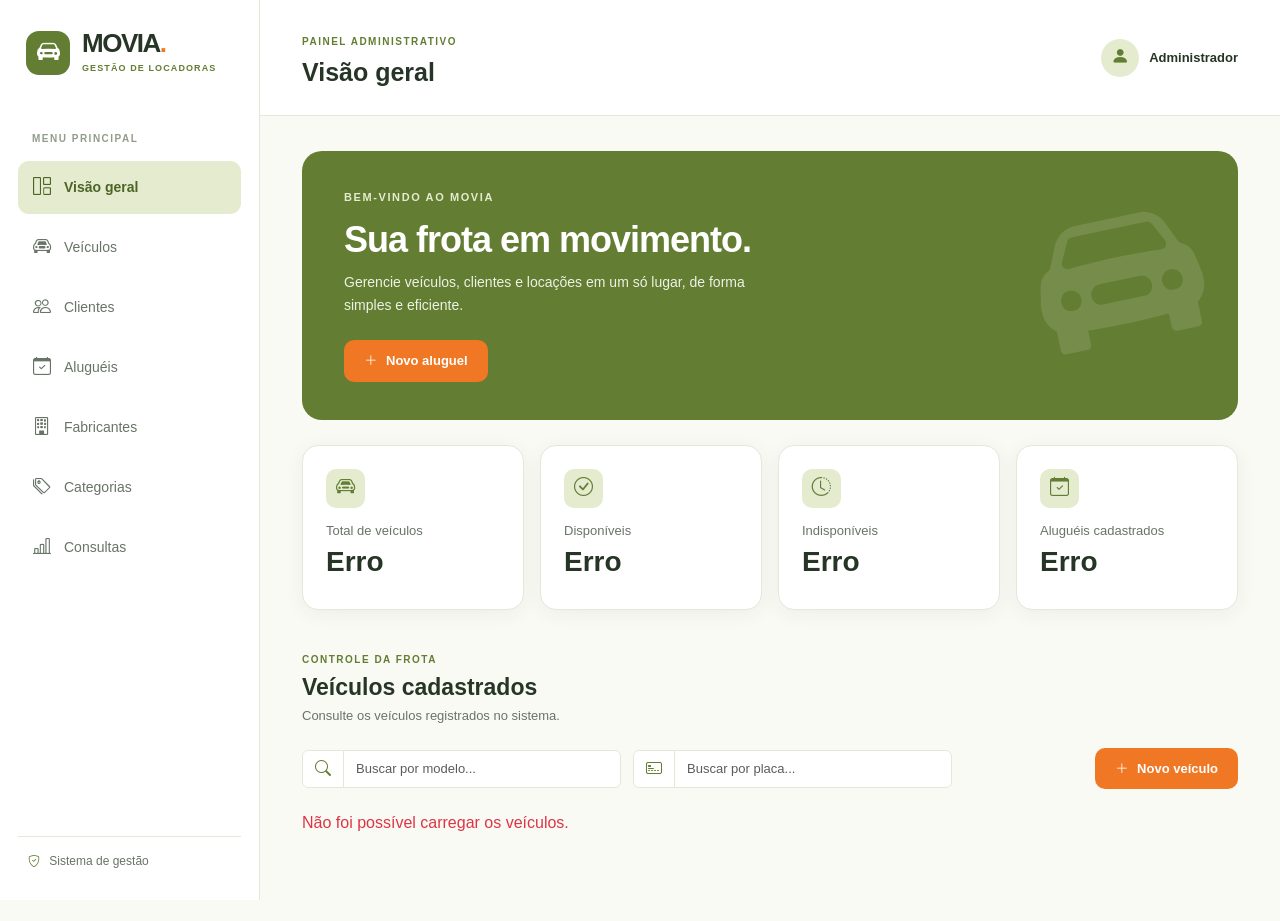
<file: frontend/index.html>
<!DOCTYPE html>
<html lang="pt-BR">

<head>
    <meta charset="UTF-8">
    <meta name="viewport" content="width=device-width, initial-scale=1.0">
    <title>MOVIA | Gestão de Locadoras</title>

    <link href="https://cdn.jsdelivr.net/npm/bootstrap@5.3.3/dist/css/bootstrap.min.css" rel="stylesheet">
    <link href="https://cdn.jsdelivr.net/npm/bootstrap-icons@1.11.3/font/bootstrap-icons.min.css" rel="stylesheet">
    <link rel="stylesheet" href="css/style.css">
</head>

<body>
    <div class="app-layout">

        <!-- Menu lateral -->
        <aside class="sidebar">
            <a href="index.html" class="sidebar-brand">
                <span class="brand-icon">
                    <i class="bi bi-car-front-fill"></i>
                </span>

                <span>
                    <strong>MOVIA<span class="marca-ponto">.</span></strong>
                    <small>GESTÃO DE LOCADORAS</small>
                </span>
            </a>

            <div class="sidebar-label">MENU PRINCIPAL</div>

            <nav class="sidebar-nav" aria-label="Navegação principal">
                <a href="index.html" class="nav-link active">
                    <i class="bi bi-grid-1x2"></i>
                    Visão geral
                </a>

                <a href="index.html#veiculos" class="nav-link">
                    <i class="bi bi-car-front"></i> Veículos
                </a>

                <a href="clientes.html" class="nav-link">
                    <i class="bi bi-people"></i>
                    Clientes
                </a>

                <a href="alugueis.html" class="nav-link">
                    <i class="bi bi-calendar-check"></i>
                    Aluguéis
                </a>

                <a href="fabricantes.html" class="nav-link">
                    <i class="bi bi-building"></i>
                    Fabricantes
                </a>

                <a href="categorias.html" class="nav-link">
                    <i class="bi bi-tags"></i>
                    Categorias
                </a>

                <a href="consultas.html" class="nav-link">
                    <i class="bi bi-bar-chart-line"></i> Consultas
                </a>
            </nav>

            <div class="sidebar-footer">
                <i class="bi bi-shield-check"></i>
                Sistema de gestão
            </div>
        </aside>

        <!-- Conteúdo principal -->
        <div class="main-content">

            <header class="topbar">
                <div>
                    <span class="topbar-eyebrow">PAINEL ADMINISTRATIVO</span>
                    <h1>Visão geral</h1>
                </div>

                <div class="topbar-profile">
                    <span class="profile-avatar">
                        <i class="bi bi-person-fill"></i>
                    </span>
                    <span>Administrador</span>
                </div>
            </header>

            <main id="inicio" class="dashboard-content">

                <!-- Boas-vindas -->
                <section class="welcome-banner">
                    <div>
                        <span class="welcome-eyebrow">BEM-VINDO AO MOVIA</span>
                        <h2>Sua frota em movimento.</h2>
                        <p>
                            Gerencie veículos, clientes e locações
                            em um só lugar, de forma simples e eficiente.
                        </p>

                        <a href="#alugueis" class="btn btn-laranja">
                            <i class="bi bi-plus-lg"></i>
                            Novo aluguel
                        </a>
                    </div>

                    <div class="welcome-decoration" aria-hidden="true">
                        <i class="bi bi-car-front-fill"></i>
                    </div>
                </section>

                <!-- Indicadores -->
                <section class="metrics-section" aria-label="Indicadores da frota">
                    <div class="row g-3">

                        <div class="col-12 col-sm-6 col-xl-3">
                            <div class="metric-card">
                                <div class="metric-icon">
                                    <i class="bi bi-car-front"></i>
                                </div>
                                <span>Total de veículos</span>
                                <strong id="totalVeiculos">—</strong>
                            </div>
                        </div>

                        <div class="col-12 col-sm-6 col-xl-3">
                            <div class="metric-card">
                                <div class="metric-icon">
                                    <i class="bi bi-check-circle"></i>
                                </div>
                                <span>Disponíveis</span>
                                <strong id="veiculosDisponiveis">—</strong>
                            </div>
                        </div>

                        <div class="col-12 col-sm-6 col-xl-3">
                            <div class="metric-card">
                                <div class="metric-icon">
                                    <i class="bi bi-clock-history"></i>
                                </div>
                                <span>Indisponíveis</span>
                                <strong id="veiculosIndisponiveis">—</strong>
                            </div>
                        </div>

                        <div class="col-12 col-sm-6 col-xl-3">
                            <div class="metric-card">
                                <div class="metric-icon">
                                    <i class="bi bi-calendar-check"></i>
                                </div>
                                <span>Aluguéis cadastrados</span>
                                <strong id="totalAlugueis">—</strong>
                            </div>
                        </div>

                    </div>
                </section>

                <!-- Veículos -->
                <section id="veiculos" class="vehicles-section">
                    <div class="section-heading">
                        <div>
                            <span class="section-eyebrow">CONTROLE DA FROTA</span>
                            <h2>Veículos cadastrados</h2>
                            <p>Consulte os veículos registrados no sistema.</p>
                        </div>
                    </div>


                    <!-- Ferramentas de gerenciamento da frota -->
                    <div class="frota-toolbar">
                        <div class="frota-filtros">
                            <div class="input-group">
                                <span class="input-group-text">
                                    <i class="bi bi-search"></i>
                                </span>
                                <input type="search" id="filtroModelo" class="form-control"
                                    placeholder="Buscar por modelo..." aria-label="Buscar veículo por modelo">
                            </div>

                            <div class="input-group">
                                <span class="input-group-text">
                                    <i class="bi bi-credit-card-2-front"></i>
                                </span>
                                <input type="search" id="filtroPlaca" class="form-control"
                                    placeholder="Buscar por placa..." aria-label="Buscar veículo por placa">
                            </div>
                        </div>

                        <button type="button" id="btnNovoVeiculo" class="btn btn-laranja">
                            <i class="bi bi-plus-lg"></i>
                            Novo veículo
                        </button>
                    </div>

                    <div id="listaVeiculos" class="row g-3">
                        <p class="text-muted">Carregando veículos...</p>
                    </div>
                </section>

            </main>

        </div>
    </div>


    <!-- Modal de cadastro de veículo -->
    <div class="modal fade" id="modalVeiculo" tabindex="-1" aria-labelledby="tituloModalVeiculo" aria-hidden="true">
        <div class="modal-dialog modal-dialog-centered modal-lg">
            <div class="modal-content modal-movia">

                <div class="modal-header">
                    <div>
                        <span class="section-eyebrow">GESTÃO DA FROTA</span>
                        <h2 class="modal-title fs-5" id="tituloModalVeiculo">
                            Novo veículo
                        </h2>
                    </div>
                    <button type="button" class="btn-close" data-bs-dismiss="modal" aria-label="Fechar"></button>
                </div>

                <form id="formVeiculo">
                    <div class="modal-body">
                        <div class="row g-3">

                            <div class="col-md-6">
                                <label for="veiculoModelo" class="form-label">
                                    Modelo *
                                </label>
                                <input type="text" class="form-control" id="veiculoModelo" required maxlength="100"
                                    placeholder="Ex.: Onix">
                            </div>

                            <div class="col-md-6">
                                <label for="veiculoPlaca" class="form-label">
                                    Placa *
                                </label>
                                <input type="text" class="form-control" id="veiculoPlaca" required maxlength="7"
                                    placeholder="ABC1D23">
                            </div>

                            <div class="col-md-6">
                                <label for="veiculoAno" class="form-label">
                                    Ano de fabricação *
                                </label>
                                <input type="number" class="form-control" id="veiculoAno" min="1900" max="2100"
                                    required>
                            </div>

                            <div class="col-md-6">
                                <label for="veiculoQuilometragem" class="form-label">
                                    Quilometragem *
                                </label>
                                <input type="number" class="form-control" id="veiculoQuilometragem" min="0" step="1"
                                    required>
                            </div>

                            <div class="col-md-6">
                                <label for="veiculoFabricante" class="form-label">
                                    Fabricante *
                                </label>
                                <select class="form-select" id="veiculoFabricante" required>
                                    <option value="">Carregando fabricantes...</option>
                                </select>
                            </div>

                            <div class="col-md-6">
                                <label for="veiculoCategoria" class="form-label">
                                    Categoria *
                                </label>
                                <select class="form-select" id="veiculoCategoria" required>
                                    <option value="">Carregando categorias...</option>
                                </select>
                            </div>

                            <div class="col-12">
                                <div class="form-check form-switch">
                                    <input class="form-check-input" type="checkbox" role="switch" id="veiculoDisponivel"
                                        checked>
                                    <label class="form-check-label" for="veiculoDisponivel">
                                        Veículo disponível para aluguel
                                    </label>
                                </div>
                            </div>

                        </div>

                        <div id="mensagemVeiculo" class="mt-3" role="status" aria-live="polite"></div>
                    </div>

                    <div class="modal-footer">
                        <button type="button" class="btn btn-light" data-bs-dismiss="modal">
                            Cancelar
                        </button>

                        <button type="submit" class="btn btn-laranja" id="btnSalvarVeiculo">
                            <i class="bi bi-check-lg"></i>
                            Salvar veículo
                        </button>
                    </div>
                </form>

            </div>
        </div>
    </div>

    <script src="https://cdn.jsdelivr.net/npm/bootstrap@5.3.3/dist/js/bootstrap.bundle.min.js"></script>
    <script src="js/app.js"></script>
</body>

</html>
</file>
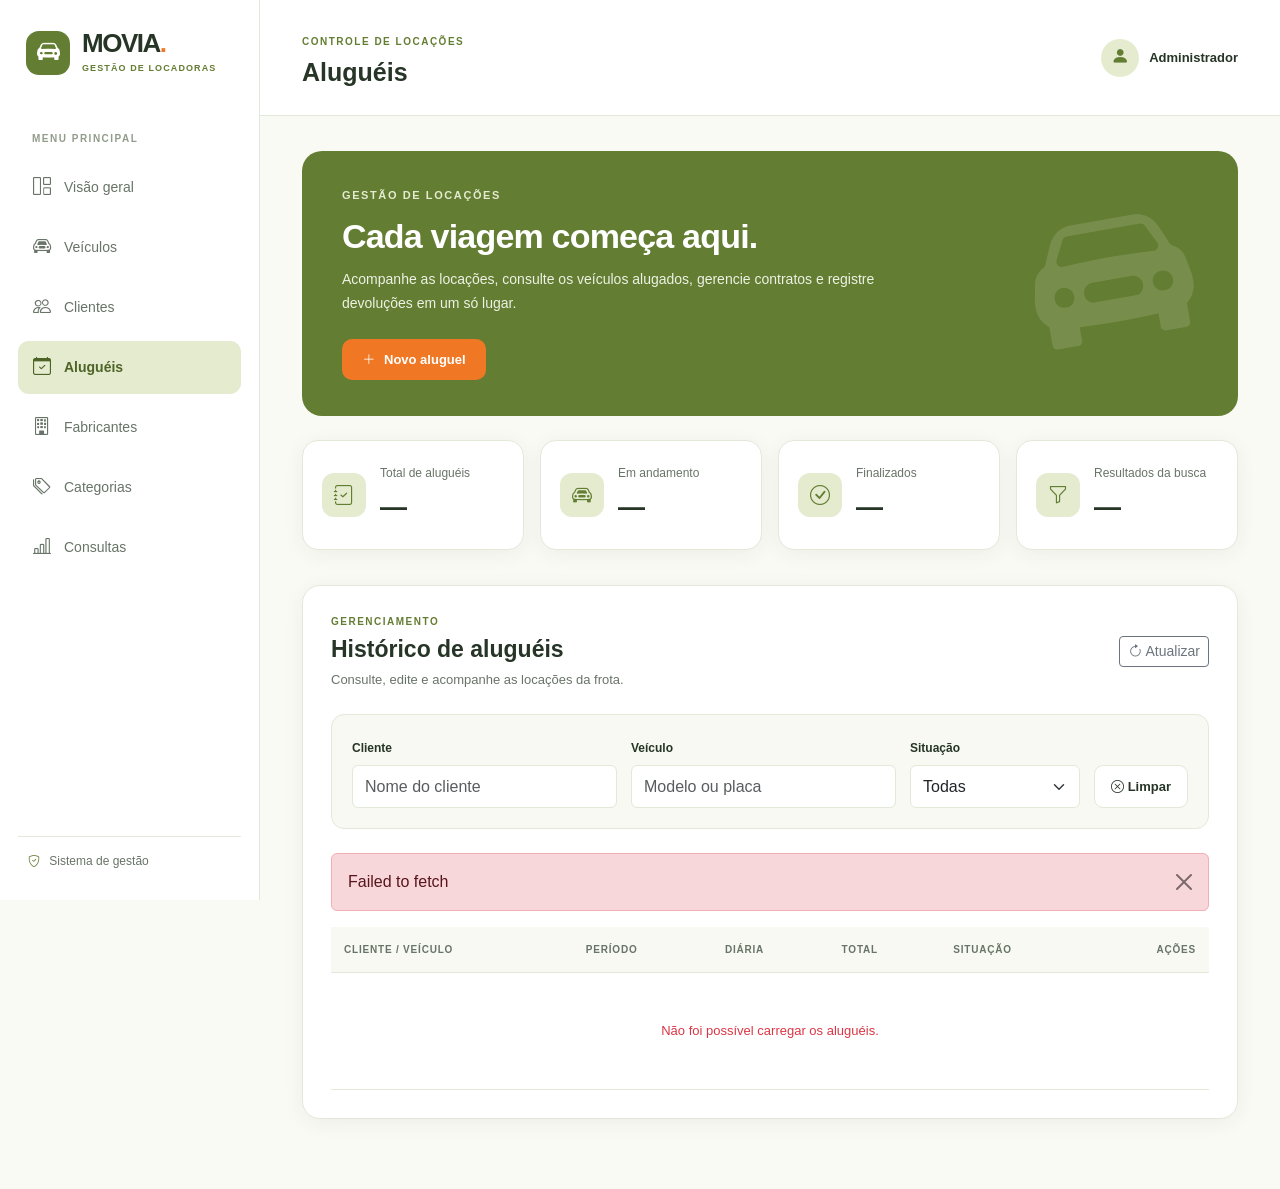
<file: frontend/alugueis.html>
<!DOCTYPE html>
<html lang="pt-BR">

<head>
    <meta charset="UTF-8">
    <meta name="viewport" content="width=device-width, initial-scale=1.0">
    <title>Aluguéis | MOVIA</title>
    <link href="https://cdn.jsdelivr.net/npm/bootstrap@5.3.3/dist/css/bootstrap.min.css" rel="stylesheet">
    <link href="https://cdn.jsdelivr.net/npm/bootstrap-icons@1.11.3/font/bootstrap-icons.min.css" rel="stylesheet">
    <link rel="stylesheet" href="css/style.css">
    <link rel="stylesheet" href="css/alugueis.css">
</head>

<body>
    <div class="app-layout">
        <aside class="sidebar">
            <a href="index.html" class="sidebar-brand">
                <span class="brand-icon"><i class="bi bi-car-front-fill"></i></span>
                <span>
                    <strong>MOVIA<span class="marca-ponto">.</span></strong>
                    <small>GESTÃO DE LOCADORAS</small>
                </span>
            </a>

            <div class="sidebar-label">MENU PRINCIPAL</div>
            <nav class="sidebar-nav" aria-label="Navegação principal">
                <a href="index.html" class="nav-link">
                    <i class="bi bi-grid-1x2"></i> Visão geral
                </a>
                <a href="index.html#veiculos" class="nav-link">
                    <i class="bi bi-car-front"></i> Veículos
                </a>
                <a href="clientes.html" class="nav-link">
                    <i class="bi bi-people"></i> Clientes
                </a>
                <a href="alugueis.html" class="nav-link active" aria-current="page">
                    <i class="bi bi-calendar-check"></i> Aluguéis
                </a>
                <a href="fabricantes.html" class="nav-link">
                    <i class="bi bi-building"></i> Fabricantes
                </a>
                <a href="categorias.html" class="nav-link">
                    <i class="bi bi-tags"></i> Categorias
                </a>
                <a href="consultas.html" class="nav-link">
                    <i class="bi bi-bar-chart-line"></i> Consultas
                </a>
            </nav>
            <div class="sidebar-footer">
                <i class="bi bi-shield-check"></i> Sistema de gestão
            </div>
        </aside>

        <div class="main-content">
            <header class="topbar">
                <div>
                    <span class="topbar-eyebrow">CONTROLE DE LOCAÇÕES</span>
                    <h1>Aluguéis</h1>
                </div>
                <div class="topbar-profile">
                    <span class="profile-avatar">
                        <i class="bi bi-person-fill"></i>
                    </span>
                    <span>Administrador</span>
                </div>
            </header>

            <main class="dashboard-content">
                <section class="alugueis-hero">
                    <div class="hero-conteudo">
                        <span class="welcome-eyebrow">GESTÃO DE LOCAÇÕES</span>
                        <h2>Cada viagem começa aqui.</h2>
                        <p>
                            Acompanhe as locações, consulte os veículos alugados,
                            gerencie contratos e registre devoluções em um só lugar.
                        </p>
                        <button class="btn btn-laranja" id="btnNovoAluguel" type="button">
                            <i class="bi bi-plus-lg"></i> Novo aluguel
                        </button>
                    </div>
                    <i class="bi bi-car-front-fill hero-ilustracao" aria-hidden="true"></i>
                </section>

                <section class="alugueis-resumo" aria-label="Indicadores de aluguéis">
                    <div class="aluguel-resumo-card">
                        <span class="resumo-icone"><i class="bi bi-journal-check"></i></span>
                        <div><span>Total de aluguéis</span><strong id="totalAlugueis">—</strong></div>
                    </div>
                    <div class="aluguel-resumo-card">
                        <span class="resumo-icone"><i class="bi bi-car-front"></i></span>
                        <div><span>Em andamento</span><strong id="alugueisAtivos">—</strong></div>
                    </div>
                    <div class="aluguel-resumo-card">
                        <span class="resumo-icone"><i class="bi bi-check-circle"></i></span>
                        <div><span>Finalizados</span><strong id="alugueisFinalizados">—</strong></div>
                    </div>
                    <div class="aluguel-resumo-card">
                        <span class="resumo-icone"><i class="bi bi-funnel"></i></span>
                        <div><span>Resultados da busca</span><strong id="resultadosAlugueis">—</strong></div>
                    </div>
                </section>

                <section class="alugueis-painel">
                    <div class="painel-cabecalho">
                        <div>
                            <span class="section-eyebrow">GERENCIAMENTO</span>
                            <h2>Histórico de aluguéis</h2>
                            <p>Consulte, edite e acompanhe as locações da frota.</p>
                        </div>
                        <button class="btn btn-outline-secondary btn-sm" id="btnAtualizarAlugueis" type="button">
                            <i class="bi bi-arrow-clockwise"></i> Atualizar
                        </button>
                    </div>

                    <div class="alugueis-filtros">
                        <div>
                            <label for="filtroClienteAluguel" class="form-label">Cliente</label>
                            <input type="search" class="form-control" id="filtroClienteAluguel"
                                placeholder="Nome do cliente">
                        </div>
                        <div>
                            <label for="filtroVeiculoAluguel" class="form-label">Veículo</label>
                            <input type="search" class="form-control" id="filtroVeiculoAluguel"
                                placeholder="Modelo ou placa">
                        </div>
                        <div>
                            <label for="filtroStatusAluguel" class="form-label">Situação</label>
                            <select id="filtroStatusAluguel" class="form-select">
                                <option value="">Todas</option>
                                <option value="ativo">Em andamento</option>
                                <option value="finalizado">Finalizado</option>
                            </select>
                        </div>
                        <button class="btn btn-limpar" id="btnLimparFiltrosAlugueis" type="button">
                            <i class="bi bi-x-circle"></i> Limpar
                        </button>
                    </div>

                    <div id="avisoAlugueis" role="status" aria-live="polite"></div>

                    <div class="table-responsive">
                        <table class="table tabela-alugueis">
                            <thead>
                                <tr>
                                    <th>CLIENTE / VEÍCULO</th>
                                    <th>PERÍODO</th>
                                    <th>DIÁRIA</th>
                                    <th>TOTAL</th>
                                    <th>SITUAÇÃO</th>
                                    <th class="text-end">AÇÕES</th>
                                </tr>
                            </thead>
                            <tbody id="tabelaAlugueis">
                                <tr>
                                    <td colspan="6" class="text-center py-5">
                                        Carregando aluguéis...
                                    </td>
                                </tr>
                            </tbody>
                        </table>
                    </div>
                </section>
            </main>
        </div>
    </div>

    <!-- Cadastro e edição -->
    <div class="modal fade" id="modalAluguel" tabindex="-1" aria-labelledby="tituloModalAluguel" aria-hidden="true">
        <div class="modal-dialog modal-dialog-centered modal-lg">
            <div class="modal-content modal-movia">
                <div class="modal-header">
                    <div>
                        <span class="section-eyebrow">GESTÃO DE LOCAÇÕES</span>
                        <h2 class="modal-title fs-5" id="tituloModalAluguel">Novo aluguel</h2>
                    </div>
                    <button type="button" class="btn-close" data-bs-dismiss="modal" aria-label="Fechar"></button>
                </div>

                <form id="formAluguel">
                    <div class="modal-body">
                        <div class="row g-3">
                            <div class="col-md-6">
                                <label class="form-label" for="aluguelCliente">Cliente *</label>
                                <select class="form-select" id="aluguelCliente" required>
                                    <option value="">Selecione o cliente</option>
                                </select>
                            </div>
                            <div class="col-md-6">
                                <label class="form-label" for="aluguelVeiculo">Veículo *</label>
                                <select class="form-select" id="aluguelVeiculo" required>
                                    <option value="">Selecione o veículo</option>
                                </select>
                                <div class="form-text">
                                    No cadastro, somente veículos disponíveis podem ser selecionados.
                                </div>
                            </div>
                            <div class="col-md-6">
                                <label class="form-label" for="aluguelDataInicio">Data de início *</label>
                                <input type="datetime-local" class="form-control" id="aluguelDataInicio" required>
                            </div>
                            <div class="col-md-6">
                                <label class="form-label" for="aluguelDataFim">Devolução prevista *</label>
                                <input type="datetime-local" class="form-control" id="aluguelDataFim" required>
                            </div>
                            <div class="col-md-6">
                                <label class="form-label" for="aluguelKmInicial">
                                    Quilometragem inicial *
                                </label>
                                <input type="number" class="form-control" id="aluguelKmInicial" min="0" step="1"
                                    required>
                            </div>
                            <div class="col-md-6">
                                <label class="form-label" for="aluguelValorDiaria">
                                    Valor da diária (R$) *
                                </label>
                                <input type="number" class="form-control" id="aluguelValorDiaria" min="0.01" step="0.01"
                                    required>
                            </div>
                        </div>
                        <div id="mensagemAluguel" class="mt-3" role="status" aria-live="polite"></div>
                    </div>
                    <div class="modal-footer">
                        <button type="button" class="btn btn-light" data-bs-dismiss="modal">Cancelar</button>
                        <button type="submit" class="btn btn-laranja" id="btnSalvarAluguel">
                            <i class="bi bi-check-lg"></i> Salvar aluguel
                        </button>
                    </div>
                </form>
            </div>
        </div>
    </div>

    <!-- Registrar devolução -->
    <div class="modal fade" id="modalDevolucao" tabindex="-1" aria-labelledby="tituloModalDevolucao" aria-hidden="true">
        <div class="modal-dialog modal-dialog-centered">
            <div class="modal-content modal-movia">
                <div class="modal-header">
                    <div>
                        <span class="section-eyebrow">FINALIZAÇÃO</span>
                        <h2 class="modal-title fs-5" id="tituloModalDevolucao">
                            Registrar devolução
                        </h2>
                    </div>
                    <button type="button" class="btn-close" data-bs-dismiss="modal" aria-label="Fechar"></button>
                </div>
                <form id="formDevolucao">
                    <div class="modal-body">
                        <p id="resumoDevolucao" class="text-muted small"></p>
                        <div class="mb-3">
                            <label for="devolucaoData" class="form-label">
                                Data da devolução *
                            </label>
                            <input type="datetime-local" class="form-control" id="devolucaoData" required>
                        </div>
                        <div>
                            <label for="devolucaoKmFinal" class="form-label">
                                Quilometragem final *
                            </label>
                            <input type="number" class="form-control" id="devolucaoKmFinal" min="0" step="1" required>
                        </div>
                        <div id="mensagemDevolucao" class="mt-3" role="status" aria-live="polite"></div>
                    </div>
                    <div class="modal-footer">
                        <button type="button" class="btn btn-light" data-bs-dismiss="modal">Cancelar</button>
                        <button type="submit" class="btn btn-laranja" id="btnConfirmarDevolucao">
                            <i class="bi bi-check-circle"></i> Registrar devolução
                        </button>
                    </div>
                </form>
            </div>
        </div>
    </div>

    <!-- Exclusão -->
    <div class="modal fade" id="modalExcluirAluguel" tabindex="-1" aria-labelledby="tituloExcluirAluguel"
        aria-hidden="true">
        <div class="modal-dialog modal-dialog-centered">
            <div class="modal-content modal-movia">
                <div class="modal-header">
                    <h2 class="modal-title fs-5" id="tituloExcluirAluguel">
                        Confirmar exclusão
                    </h2>
                    <button type="button" class="btn-close" data-bs-dismiss="modal" aria-label="Fechar"></button>
                </div>
                <div class="modal-body">
                    <p>Deseja excluir o aluguel <strong id="identificacaoAluguelExcluir"></strong>?</p>
                    <p class="text-muted small mb-0">
                        Esta ação não poderá ser desfeita.
                    </p>
                    <div id="mensagemExclusaoAluguel" class="mt-3" role="status" aria-live="polite"></div>
                </div>
                <div class="modal-footer">
                    <button type="button" class="btn btn-light" data-bs-dismiss="modal">Cancelar</button>
                    <button type="button" class="btn btn-danger" id="btnConfirmarExclusaoAluguel">
                        <i class="bi bi-trash3"></i> Excluir aluguel
                    </button>
                </div>
            </div>
        </div>
    </div>

    <script src="https://cdn.jsdelivr.net/npm/bootstrap@5.3.3/dist/js/bootstrap.bundle.min.js"></script>
    <script src="js/alugueis.js"></script>
</body>

</html>
</file>
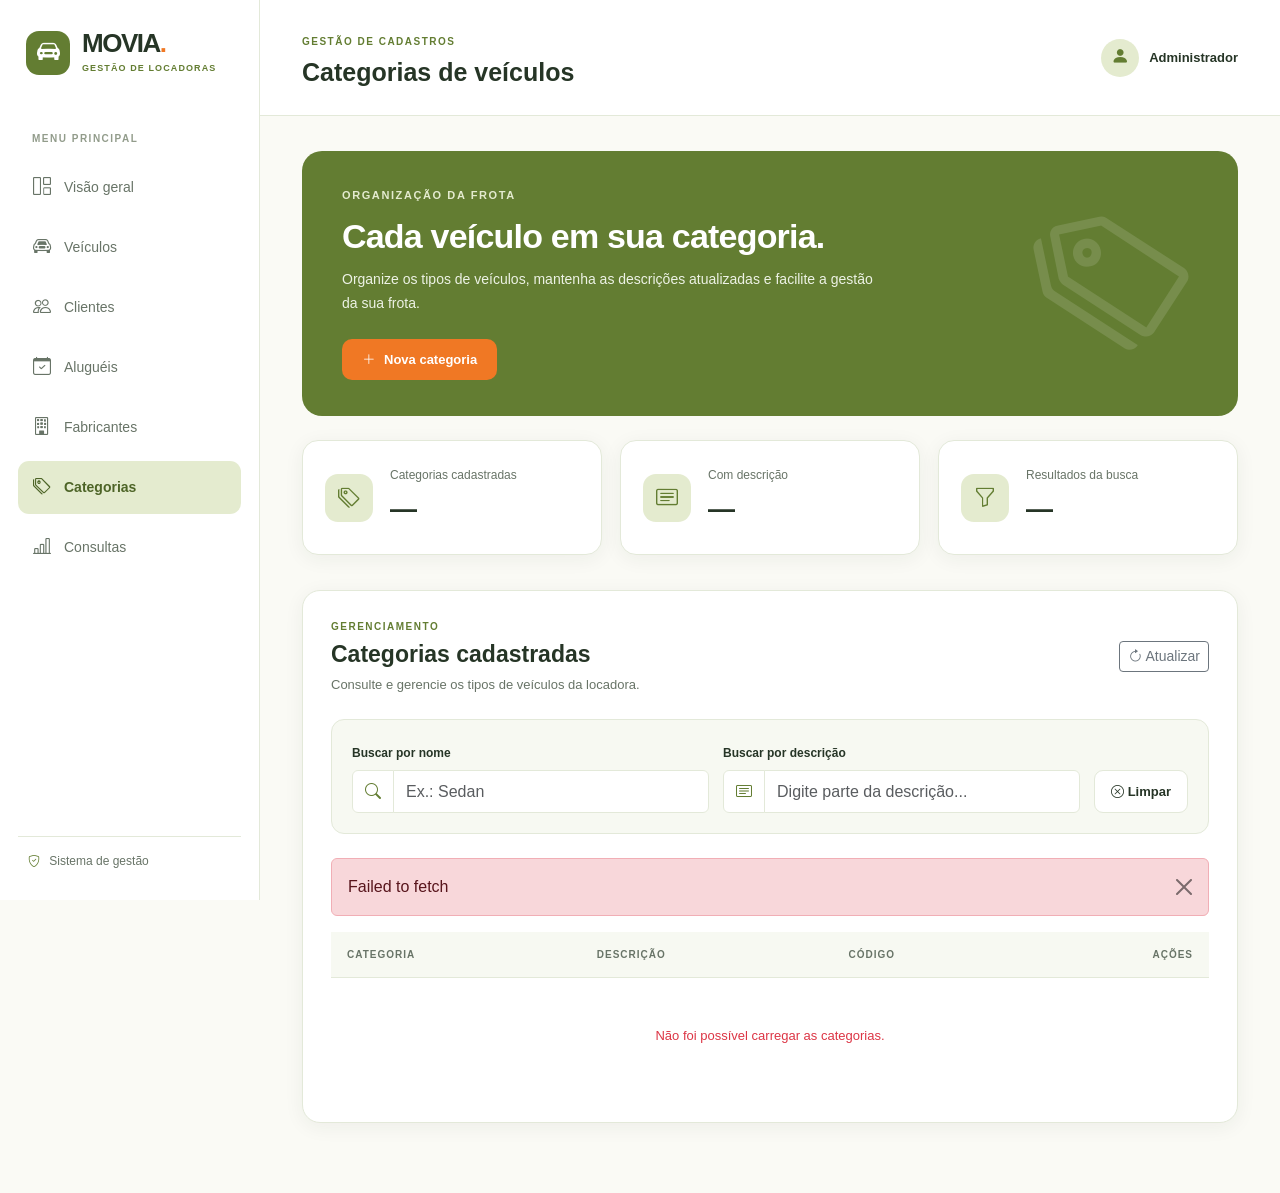
<file: frontend/categorias.html>
<!DOCTYPE html>
<html lang="pt-BR">

<head>
    <meta charset="UTF-8">
    <meta name="viewport" content="width=device-width, initial-scale=1.0">
    <title>Categorias | MOVIA</title>

    <link href="https://cdn.jsdelivr.net/npm/bootstrap@5.3.3/dist/css/bootstrap.min.css" rel="stylesheet">
    <link href="https://cdn.jsdelivr.net/npm/bootstrap-icons@1.11.3/font/bootstrap-icons.min.css" rel="stylesheet">
    <link rel="stylesheet" href="css/style.css">
    <link rel="stylesheet" href="css/categorias.css">
</head>

<body>
    <div class="app-layout">
        <aside class="sidebar">
            <a href="index.html" class="sidebar-brand">
                <span class="brand-icon">
                    <i class="bi bi-car-front-fill"></i>
                </span>
                <span>
                    <strong>MOVIA<span class="marca-ponto">.</span></strong>
                    <small>GESTÃO DE LOCADORAS</small>
                </span>
            </a>

            <div class="sidebar-label">MENU PRINCIPAL</div>

            <nav class="sidebar-nav" aria-label="Navegação principal">
                <a href="index.html" class="nav-link">
                    <i class="bi bi-grid-1x2"></i> Visão geral
                </a>
                <a href="index.html#veiculos" class="nav-link">
                    <i class="bi bi-car-front"></i> Veículos
                </a>
                <a href="clientes.html" class="nav-link">
                    <i class="bi bi-people"></i> Clientes
                </a>
                <a href="alugueis.html" class="nav-link">
                    <i class="bi bi-calendar-check"></i> Aluguéis
                </a>
                <a href="fabricantes.html" class="nav-link">
                    <i class="bi bi-building"></i> Fabricantes
                </a>
                <a href="categorias.html" class="nav-link active" aria-current="page">
                    <i class="bi bi-tags"></i> Categorias
                </a>
                <a href="consultas.html" class="nav-link">
                    <i class="bi bi-bar-chart-line"></i> Consultas
                </a>
            </nav>

            <div class="sidebar-footer">
                <i class="bi bi-shield-check"></i> Sistema de gestão
            </div>
        </aside>

        <div class="main-content">
            <header class="topbar">
                <div>
                    <span class="topbar-eyebrow">GESTÃO DE CADASTROS</span>
                    <h1>Categorias de veículos</h1>
                </div>
                <div class="topbar-profile">
                    <span class="profile-avatar">
                        <i class="bi bi-person-fill"></i>
                    </span>
                    <span>Administrador</span>
                </div>
            </header>

            <main class="dashboard-content">
                <section class="categorias-hero">
                    <div>
                        <span class="welcome-eyebrow">ORGANIZAÇÃO DA FROTA</span>
                        <h2>Cada veículo em sua categoria.</h2>
                        <p>
                            Organize os tipos de veículos, mantenha as descrições
                            atualizadas e facilite a gestão da sua frota.
                        </p>
                        <button type="button" class="btn btn-laranja" id="btnNovaCategoria">
                            <i class="bi bi-plus-lg"></i> Nova categoria
                        </button>
                    </div>
                    <i class="bi bi-tags hero-icon" aria-hidden="true"></i>
                </section>

                <section class="categorias-resumo" aria-label="Indicadores de categorias">
                    <div class="resumo-card">
                        <span class="resumo-icon"><i class="bi bi-tags"></i></span>
                        <div>
                            <span>Categorias cadastradas</span>
                            <strong id="totalCategorias">—</strong>
                        </div>
                    </div>
                    <div class="resumo-card">
                        <span class="resumo-icon"><i class="bi bi-card-text"></i></span>
                        <div>
                            <span>Com descrição</span>
                            <strong id="categoriasComDescricao">—</strong>
                        </div>
                    </div>
                    <div class="resumo-card">
                        <span class="resumo-icon"><i class="bi bi-funnel"></i></span>
                        <div>
                            <span>Resultados da busca</span>
                            <strong id="totalResultadosCategorias">—</strong>
                        </div>
                    </div>
                </section>

                <section class="categorias-painel">
                    <div class="painel-cabecalho">
                        <div>
                            <span class="section-eyebrow">GERENCIAMENTO</span>
                            <h2>Categorias cadastradas</h2>
                            <p>Consulte e gerencie os tipos de veículos da locadora.</p>
                        </div>
                        <button type="button" class="btn btn-outline-secondary btn-sm" id="btnAtualizarCategorias">
                            <i class="bi bi-arrow-clockwise"></i> Atualizar
                        </button>
                    </div>

                    <div class="categorias-filtros">
                        <div>
                            <label for="filtroNomeCategoria" class="form-label">
                                Buscar por nome
                            </label>
                            <div class="input-group">
                                <span class="input-group-text"><i class="bi bi-search"></i></span>
                                <input type="search" class="form-control" id="filtroNomeCategoria"
                                    placeholder="Ex.: Sedan">
                            </div>
                        </div>

                        <div>
                            <label for="filtroDescricaoCategoria" class="form-label">
                                Buscar por descrição
                            </label>
                            <div class="input-group">
                                <span class="input-group-text"><i class="bi bi-card-text"></i></span>
                                <input type="search" class="form-control" id="filtroDescricaoCategoria"
                                    placeholder="Digite parte da descrição...">
                            </div>
                        </div>

                        <button type="button" class="btn btn-limpar" id="btnLimparFiltrosCategorias">
                            <i class="bi bi-x-circle"></i> Limpar
                        </button>
                    </div>

                    <div id="avisoCategorias" class="mt-3" role="status" aria-live="polite"></div>

                    <div class="table-responsive">
                        <table class="table tabela-categorias">
                            <thead>
                                <tr>
                                    <th scope="col">CATEGORIA</th>
                                    <th scope="col">DESCRIÇÃO</th>
                                    <th scope="col">CÓDIGO</th>
                                    <th scope="col" class="text-end">AÇÕES</th>
                                </tr>
                            </thead>
                            <tbody id="tabelaCategorias">
                                <tr>
                                    <td colspan="4" class="text-center py-5">
                                        Carregando categorias...
                                    </td>
                                </tr>
                            </tbody>
                        </table>
                    </div>
                </section>
            </main>
        </div>
    </div>

    <!-- Modal de cadastro e edição -->
    <div class="modal fade" id="modalCategoria" tabindex="-1" aria-labelledby="tituloModalCategoria" aria-hidden="true">
        <div class="modal-dialog modal-dialog-centered">
            <div class="modal-content modal-movia">
                <div class="modal-header">
                    <div>
                        <span class="section-eyebrow">GESTÃO DE CATEGORIAS</span>
                        <h2 class="modal-title fs-5" id="tituloModalCategoria">
                            Nova categoria
                        </h2>
                    </div>
                    <button type="button" class="btn-close" data-bs-dismiss="modal" aria-label="Fechar"></button>
                </div>

                <form id="formCategoria">
                    <div class="modal-body">
                        <div class="mb-3">
                            <label for="categoriaNome" class="form-label">
                                Nome da categoria *
                            </label>
                            <input type="text" id="categoriaNome" class="form-control" placeholder="Ex.: SUV"
                                maxlength="100" required>
                        </div>

                        <div>
                            <label for="categoriaDescricao" class="form-label">
                                Descrição
                            </label>
                            <textarea id="categoriaDescricao" class="form-control" rows="3" maxlength="500"
                                placeholder="Descreva as características da categoria..."></textarea>
                        </div>

                        <div id="mensagemCategoria" class="mt-3" role="status" aria-live="polite"></div>
                    </div>

                    <div class="modal-footer">
                        <button type="button" class="btn btn-light" data-bs-dismiss="modal">Cancelar</button>
                        <button type="submit" class="btn btn-laranja" id="btnSalvarCategoria">
                            <i class="bi bi-check-lg"></i> Salvar categoria
                        </button>
                    </div>
                </form>
            </div>
        </div>
    </div>

    <!-- Modal de exclusão -->
    <div class="modal fade" id="modalExcluirCategoria" tabindex="-1" aria-labelledby="tituloExcluirCategoria"
        aria-hidden="true">
        <div class="modal-dialog modal-dialog-centered">
            <div class="modal-content modal-movia">
                <div class="modal-header">
                    <h2 class="modal-title fs-5" id="tituloExcluirCategoria">
                        Confirmar exclusão
                    </h2>
                    <button type="button" class="btn-close" data-bs-dismiss="modal" aria-label="Fechar"></button>
                </div>
                <div class="modal-body">
                    <p>
                        Deseja realmente excluir a categoria
                        <strong id="nomeCategoriaExcluir"></strong>?
                    </p>
                    <p class="text-muted small mb-0">
                        Esta ação não poderá ser desfeita. Categorias vinculadas
                        a veículos podem ter sua exclusão bloqueada.
                    </p>
                    <div id="mensagemExclusaoCategoria" class="mt-3" role="status" aria-live="polite"></div>
                </div>
                <div class="modal-footer">
                    <button type="button" class="btn btn-light" data-bs-dismiss="modal">Cancelar</button>
                    <button type="button" class="btn btn-danger" id="btnConfirmarExclusaoCategoria">
                        <i class="bi bi-trash3"></i> Excluir categoria
                    </button>
                </div>
            </div>
        </div>
    </div>

    <script src="https://cdn.jsdelivr.net/npm/bootstrap@5.3.3/dist/js/bootstrap.bundle.min.js"></script>
    <script src="js/categorias.js"></script>
</body>

</html>
</file>
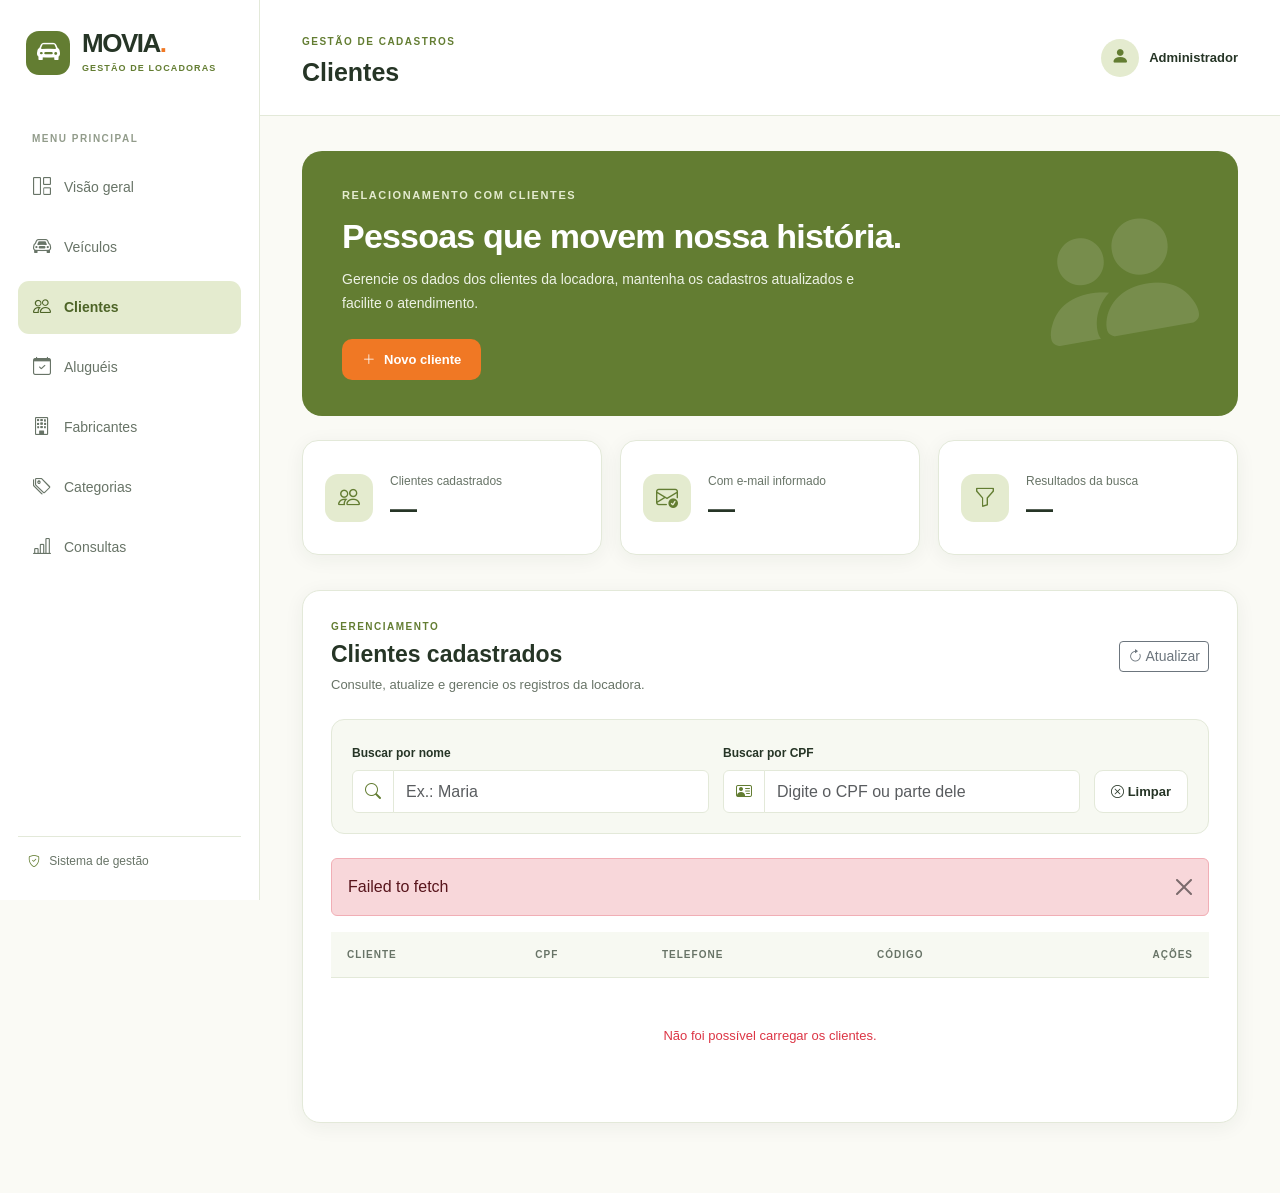
<file: frontend/clientes.html>
<!DOCTYPE html>
<html lang="pt-BR">

<head>
    <meta charset="UTF-8">
    <meta name="viewport" content="width=device-width, initial-scale=1.0">
    <title>Clientes | MOVIA</title>

    <link href="https://cdn.jsdelivr.net/npm/bootstrap@5.3.3/dist/css/bootstrap.min.css" rel="stylesheet">
    <link href="https://cdn.jsdelivr.net/npm/bootstrap-icons@1.11.3/font/bootstrap-icons.min.css" rel="stylesheet">
    <link rel="stylesheet" href="css/style.css">
    <link rel="stylesheet" href="css/clientes.css">
</head>

<body>
    <div class="app-layout">

        <aside class="sidebar">
            <a href="index.html" class="sidebar-brand">
                <span class="brand-icon">
                    <i class="bi bi-car-front-fill"></i>
                </span>
                <span>
                    <strong>MOVIA<span class="marca-ponto">.</span></strong>
                    <small>GESTÃO DE LOCADORAS</small>
                </span>
            </a>

            <div class="sidebar-label">MENU PRINCIPAL</div>

            <nav class="sidebar-nav" aria-label="Navegação principal">
                <a href="index.html" class="nav-link">
                    <i class="bi bi-grid-1x2"></i> Visão geral
                </a>
                <a href="index.html#veiculos" class="nav-link">
                    <i class="bi bi-car-front"></i> Veículos
                </a>
                <a href="clientes.html" class="nav-link active" aria-current="page">
                    <i class="bi bi-people"></i> Clientes
                </a>
                <a href="alugueis.html" class="nav-link">
                    <i class="bi bi-calendar-check"></i> Aluguéis
                </a>
                <a href="fabricantes.html" class="nav-link">
                    <i class="bi bi-building"></i> Fabricantes
                </a>
                <a href="categorias.html" class="nav-link">
                    <i class="bi bi-tags"></i> Categorias
                </a>
                <a href="consultas.html" class="nav-link">
                    <i class="bi bi-bar-chart-line"></i> Consultas
                </a>
            </nav>

            <div class="sidebar-footer">
                <i class="bi bi-shield-check"></i> Sistema de gestão
            </div>
        </aside>

        <div class="main-content">
            <header class="topbar">
                <div>
                    <span class="topbar-eyebrow">GESTÃO DE CADASTROS</span>
                    <h1>Clientes</h1>
                </div>
                <div class="topbar-profile">
                    <span class="profile-avatar">
                        <i class="bi bi-person-fill"></i>
                    </span>
                    <span>Administrador</span>
                </div>
            </header>

            <main class="dashboard-content">

                <section class="clientes-hero">
                    <div class="hero-conteudo">
                        <span class="welcome-eyebrow">RELACIONAMENTO COM CLIENTES</span>
                        <h2>Pessoas que movem nossa história.</h2>
                        <p>
                            Gerencie os dados dos clientes da locadora,
                            mantenha os cadastros atualizados e facilite
                            o atendimento.
                        </p>
                        <button type="button" class="btn btn-laranja" id="btnNovoCliente">
                            <i class="bi bi-plus-lg"></i> Novo cliente
                        </button>
                    </div>
                    <i class="bi bi-people-fill hero-ilustracao" aria-hidden="true"></i>
                </section>

                <section class="clientes-resumo" aria-label="Indicadores de clientes">
                    <div class="cliente-resumo-card">
                        <span class="resumo-icone"><i class="bi bi-people"></i></span>
                        <div>
                            <span>Clientes cadastrados</span>
                            <strong id="totalClientes">—</strong>
                        </div>
                    </div>

                    <div class="cliente-resumo-card">
                        <span class="resumo-icone"><i class="bi bi-envelope-check"></i></span>
                        <div>
                            <span>Com e-mail informado</span>
                            <strong id="clientesComEmail">—</strong>
                        </div>
                    </div>

                    <div class="cliente-resumo-card">
                        <span class="resumo-icone"><i class="bi bi-funnel"></i></span>
                        <div>
                            <span>Resultados da busca</span>
                            <strong id="resultadosClientes">—</strong>
                        </div>
                    </div>
                </section>

                <section class="clientes-painel">
                    <div class="clientes-cabecalho">
                        <div>
                            <span class="section-eyebrow">GERENCIAMENTO</span>
                            <h2>Clientes cadastrados</h2>
                            <p>Consulte, atualize e gerencie os registros da locadora.</p>
                        </div>
                        <button type="button" class="btn btn-outline-secondary btn-sm" id="btnAtualizarClientes">
                            <i class="bi bi-arrow-clockwise"></i> Atualizar
                        </button>
                    </div>

                    <div class="clientes-filtros">
                        <div>
                            <label for="filtroNomeCliente" class="form-label">
                                Buscar por nome
                            </label>
                            <div class="input-group">
                                <span class="input-group-text">
                                    <i class="bi bi-search"></i>
                                </span>
                                <input type="search" class="form-control" id="filtroNomeCliente"
                                    placeholder="Ex.: Maria">
                            </div>
                        </div>

                        <div>
                            <label for="filtroCpfCliente" class="form-label">
                                Buscar por CPF
                            </label>
                            <div class="input-group">
                                <span class="input-group-text">
                                    <i class="bi bi-person-vcard"></i>
                                </span>
                                <input type="search" class="form-control" id="filtroCpfCliente"
                                    placeholder="Digite o CPF ou parte dele">
                            </div>
                        </div>

                        <button type="button" class="btn btn-limpar" id="btnLimparFiltrosClientes">
                            <i class="bi bi-x-circle"></i> Limpar
                        </button>
                    </div>

                    <div id="avisoClientes" role="status" aria-live="polite"></div>

                    <div class="table-responsive">
                        <table class="table tabela-clientes">
                            <thead>
                                <tr>
                                    <th scope="col">CLIENTE</th>
                                    <th scope="col">CPF</th>
                                    <th scope="col">TELEFONE</th>
                                    <th scope="col">CÓDIGO</th>
                                    <th scope="col" class="text-end">AÇÕES</th>
                                </tr>
                            </thead>
                            <tbody id="tabelaClientes">
                                <tr>
                                    <td colspan="5" class="text-center py-5">
                                        Carregando clientes...
                                    </td>
                                </tr>
                            </tbody>
                        </table>
                    </div>
                </section>
            </main>
        </div>
    </div>

    <!-- Modal de cadastro / edição -->
    <div class="modal fade" id="modalCliente" tabindex="-1" aria-labelledby="tituloModalCliente" aria-hidden="true">
        <div class="modal-dialog modal-dialog-centered modal-lg">
            <div class="modal-content modal-movia">
                <div class="modal-header">
                    <div>
                        <span class="section-eyebrow">GESTÃO DE CLIENTES</span>
                        <h2 class="modal-title fs-5" id="tituloModalCliente">
                            Novo cliente
                        </h2>
                    </div>
                    <button type="button" class="btn-close" data-bs-dismiss="modal" aria-label="Fechar"></button>
                </div>

                <form id="formCliente">
                    <div class="modal-body">
                        <div class="row g-3">
                            <div class="col-12">
                                <label for="clienteNome" class="form-label">
                                    Nome completo *
                                </label>
                                <input type="text" class="form-control" id="clienteNome" maxlength="150"
                                    autocomplete="name" placeholder="Nome completo do cliente" required>
                            </div>

                            <div class="col-md-6">
                                <label for="clienteCpf" class="form-label">
                                    CPF *
                                </label>
                                <input type="text" class="form-control" id="clienteCpf" maxlength="14"
                                    inputmode="numeric" placeholder="000.000.000-00" required>
                            </div>

                            <div class="col-md-6">
                                <label for="clienteTelefone" class="form-label">
                                    Telefone *
                                </label>
                                <input type="tel" class="form-control" id="clienteTelefone" maxlength="15"
                                    autocomplete="tel" placeholder="(31) 99999-9999" required>
                            </div>

                            <div class="col-12">
                                <label for="clienteEmail" class="form-label">
                                    E-mail *
                                </label>
                                <input type="email" class="form-control" id="clienteEmail" maxlength="150"
                                    autocomplete="email" placeholder="cliente@exemplo.com" required>
                            </div>
                        </div>

                        <div id="mensagemCliente" class="mt-3" role="status" aria-live="polite"></div>
                    </div>

                    <div class="modal-footer">
                        <button type="button" class="btn btn-light" data-bs-dismiss="modal">
                            Cancelar
                        </button>
                        <button type="submit" class="btn btn-laranja" id="btnSalvarCliente">
                            <i class="bi bi-check-lg"></i> Salvar cliente
                        </button>
                    </div>
                </form>
            </div>
        </div>
    </div>

    <!-- Modal de confirmação de exclusão -->
    <div class="modal fade" id="modalExcluirCliente" tabindex="-1" aria-labelledby="tituloExcluirCliente"
        aria-hidden="true">
        <div class="modal-dialog modal-dialog-centered">
            <div class="modal-content modal-movia">
                <div class="modal-header">
                    <h2 class="modal-title fs-5" id="tituloExcluirCliente">
                        Confirmar exclusão
                    </h2>
                    <button type="button" class="btn-close" data-bs-dismiss="modal" aria-label="Fechar"></button>
                </div>

                <div class="modal-body">
                    <p>
                        Deseja realmente excluir o cliente
                        <strong id="nomeClienteExcluir"></strong>?
                    </p>
                    <p class="text-muted small">
                        Esta ação não poderá ser desfeita.
                        Clientes vinculados a aluguéis podem ter a
                        exclusão bloqueada pelo banco de dados.
                    </p>
                    <div id="mensagemExclusaoCliente" role="status" aria-live="polite"></div>
                </div>

                <div class="modal-footer">
                    <button type="button" class="btn btn-light" data-bs-dismiss="modal">
                        Cancelar
                    </button>
                    <button type="button" class="btn btn-danger" id="btnConfirmarExclusaoCliente">
                        <i class="bi bi-trash3"></i> Excluir cliente
                    </button>
                </div>
            </div>
        </div>
    </div>

    <script src="https://cdn.jsdelivr.net/npm/bootstrap@5.3.3/dist/js/bootstrap.bundle.min.js"></script>
    <script src="js/clientes.js"></script>
</body>

</html>
</file>
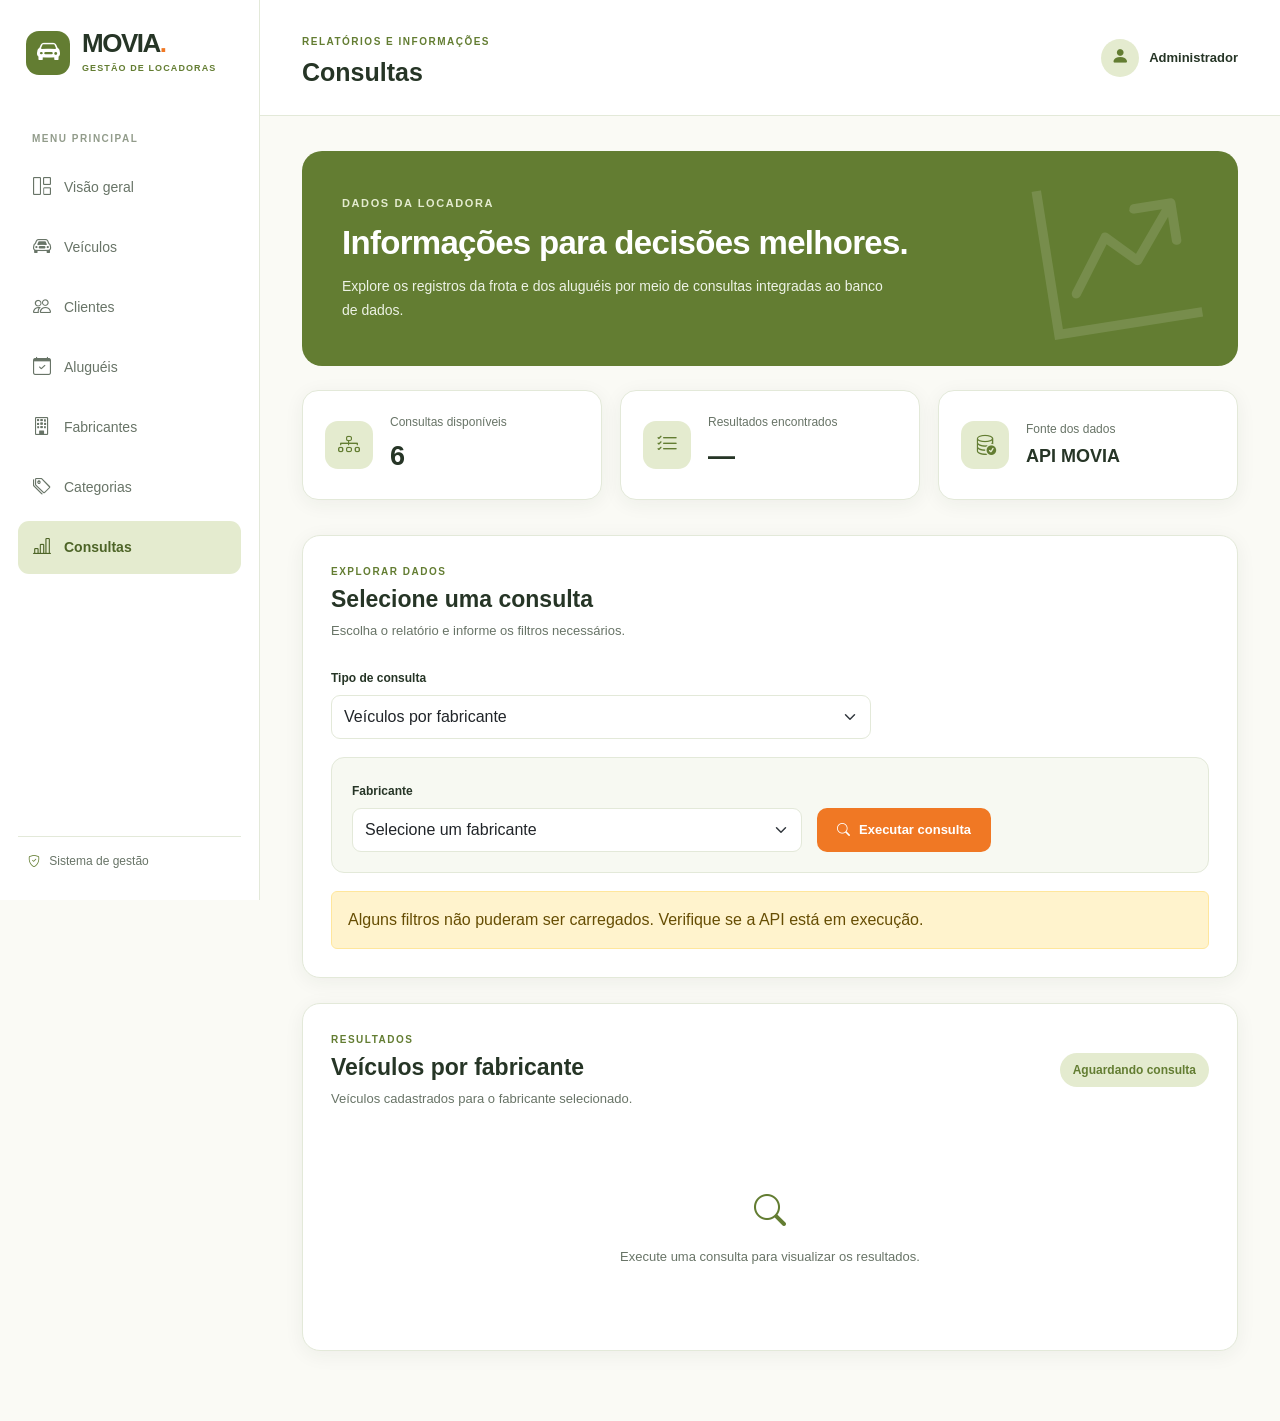
<file: frontend/consultas.html>
<!DOCTYPE html>
<html lang="pt-BR">

<head>
    <meta charset="UTF-8">
    <meta name="viewport" content="width=device-width, initial-scale=1.0">
    <title>Consultas | MOVIA</title>

    <link href="https://cdn.jsdelivr.net/npm/bootstrap@5.3.3/dist/css/bootstrap.min.css" rel="stylesheet">
    <link href="https://cdn.jsdelivr.net/npm/bootstrap-icons@1.11.3/font/bootstrap-icons.min.css" rel="stylesheet">
    <link rel="stylesheet" href="css/style.css">
    <link rel="stylesheet" href="css/consultas.css">
</head>

<body>
    <div class="app-layout">
        <aside class="sidebar">
            <a href="index.html" class="sidebar-brand">
                <span class="brand-icon">
                    <i class="bi bi-car-front-fill"></i>
                </span>
                <span>
                    <strong>MOVIA<span class="marca-ponto">.</span></strong>
                    <small>GESTÃO DE LOCADORAS</small>
                </span>
            </a>

            <div class="sidebar-label">MENU PRINCIPAL</div>

            <nav class="sidebar-nav" aria-label="Navegação principal">
                <a href="index.html" class="nav-link">
                    <i class="bi bi-grid-1x2"></i> Visão geral
                </a>
                <a href="index.html#veiculos" class="nav-link">
                    <i class="bi bi-car-front"></i> Veículos
                </a>
                <a href="clientes.html" class="nav-link">
                    <i class="bi bi-people"></i> Clientes
                </a>
                <a href="alugueis.html" class="nav-link">
                    <i class="bi bi-calendar-check"></i> Aluguéis
                </a>
                <a href="fabricantes.html" class="nav-link">
                    <i class="bi bi-building"></i> Fabricantes
                </a>
                <a href="categorias.html" class="nav-link">
                    <i class="bi bi-tags"></i> Categorias
                </a>
                <a href="consultas.html" class="nav-link active" aria-current="page">
                    <i class="bi bi-bar-chart-line"></i> Consultas
                </a>
            </nav>

            <div class="sidebar-footer">
                <i class="bi bi-shield-check"></i> Sistema de gestão
            </div>
        </aside>

        <div class="main-content">
            <header class="topbar">
                <div>
                    <span class="topbar-eyebrow">RELATÓRIOS E INFORMAÇÕES</span>
                    <h1>Consultas</h1>
                </div>

                <div class="topbar-profile">
                    <span class="profile-avatar">
                        <i class="bi bi-person-fill"></i>
                    </span>
                    <span>Administrador</span>
                </div>
            </header>

            <main class="dashboard-content">
                <section class="consultas-hero">
                    <div class="consultas-hero-conteudo">
                        <span class="welcome-eyebrow">DADOS DA LOCADORA</span>
                        <h2>Informações para decisões melhores.</h2>
                        <p>
                            Explore os registros da frota e dos aluguéis
                            por meio de consultas integradas ao banco de dados.
                        </p>
                    </div>
                    <i class="bi bi-graph-up-arrow consultas-hero-icone" aria-hidden="true"></i>
                </section>

                <section class="consultas-resumo" aria-label="Resumo das consultas">
                    <div class="consulta-indicador">
                        <span class="indicador-icone">
                            <i class="bi bi-diagram-3"></i>
                        </span>
                        <div>
                            <span>Consultas disponíveis</span>
                            <strong>6</strong>
                        </div>
                    </div>

                    <div class="consulta-indicador">
                        <span class="indicador-icone">
                            <i class="bi bi-list-check"></i>
                        </span>
                        <div>
                            <span>Resultados encontrados</span>
                            <strong id="totalResultadosConsulta">—</strong>
                        </div>
                    </div>

                    <div class="consulta-indicador">
                        <span class="indicador-icone">
                            <i class="bi bi-database-check"></i>
                        </span>
                        <div>
                            <span>Fonte dos dados</span>
                            <strong class="indicador-texto">API MOVIA</strong>
                        </div>
                    </div>
                </section>

                <section class="consultas-painel">
                    <div class="consultas-cabecalho">
                        <span class="section-eyebrow">EXPLORAR DADOS</span>
                        <h2>Selecione uma consulta</h2>
                        <p>Escolha o relatório e informe os filtros necessários.</p>
                    </div>

                    <div class="consultas-selecao">
                        <label for="tipoConsulta" class="form-label">
                            Tipo de consulta
                        </label>
                        <select id="tipoConsulta" class="form-select">
                            <option value="fabricante">Veículos por fabricante</option>
                            <option value="categoria">Veículos por categoria</option>
                            <option value="disponiveis">Veículos disponíveis</option>
                            <option value="cliente">Aluguéis por cliente</option>
                            <option value="periodo">Aluguéis por período</option>
                            <option value="fabricantesComVeiculos">Fabricantes com veículos</option>
                        </select>
                    </div>

                    <form id="formConsulta">
                        <div class="consultas-filtros">
                            <div id="campoConsultaFabricante" class="consulta-campo">
                                <label for="consultaFabricante" class="form-label">
                                    Fabricante
                                </label>
                                <select id="consultaFabricante" class="form-select">
                                    <option value="">Selecione um fabricante</option>
                                </select>
                            </div>

                            <div id="campoConsultaCategoria" class="consulta-campo d-none">
                                <label for="consultaCategoria" class="form-label">
                                    Categoria
                                </label>
                                <select id="consultaCategoria" class="form-select">
                                    <option value="">Selecione uma categoria</option>
                                </select>
                            </div>

                            <div id="campoConsultaCliente" class="consulta-campo d-none">
                                <label for="consultaCliente" class="form-label">
                                    Cliente
                                </label>
                                <select id="consultaCliente" class="form-select">
                                    <option value="">Selecione um cliente</option>
                                </select>
                            </div>

                            <div id="campoConsultaPeriodo" class="consulta-periodo d-none">
                                <div>
                                    <label for="consultaDataInicio" class="form-label">
                                        Data inicial
                                    </label>
                                    <input type="date" id="consultaDataInicio" class="form-control">
                                </div>
                                <div>
                                    <label for="consultaDataFim" class="form-label">
                                        Data final
                                    </label>
                                    <input type="date" id="consultaDataFim" class="form-control">
                                </div>
                            </div>

                            <button type="submit" id="btnExecutarConsulta" class="btn btn-laranja">
                                <i class="bi bi-search"></i> Executar consulta
                            </button>
                        </div>
                    </form>

                    <div id="avisoConsultas" role="status" aria-live="polite"></div>
                </section>

                <section class="consultas-resultados">
                    <div class="resultados-cabecalho">
                        <div>
                            <span class="section-eyebrow">RESULTADOS</span>
                            <h2 id="tituloResultadoConsulta">
                                Veículos por fabricante
                            </h2>
                            <p id="descricaoResultadoConsulta">
                                Selecione um fabricante e execute a consulta.
                            </p>
                        </div>
                        <span class="resultados-contador" id="contadorConsulta">
                            Aguardando consulta
                        </span>
                    </div>

                    <div class="table-responsive">
                        <table class="table tabela-consultas">
                            <thead id="cabecalhoConsulta"></thead>
                            <tbody id="corpoConsulta">
                                <tr>
                                    <td class="consulta-vazio">
                                        <i class="bi bi-search"></i>
                                        <span>Execute uma consulta para visualizar os resultados.</span>
                                    </td>
                                </tr>
                            </tbody>
                        </table>
                    </div>
                </section>
            </main>
        </div>
    </div>

    <script src="js/consultas.js"></script>
</body>

</html>
</file>
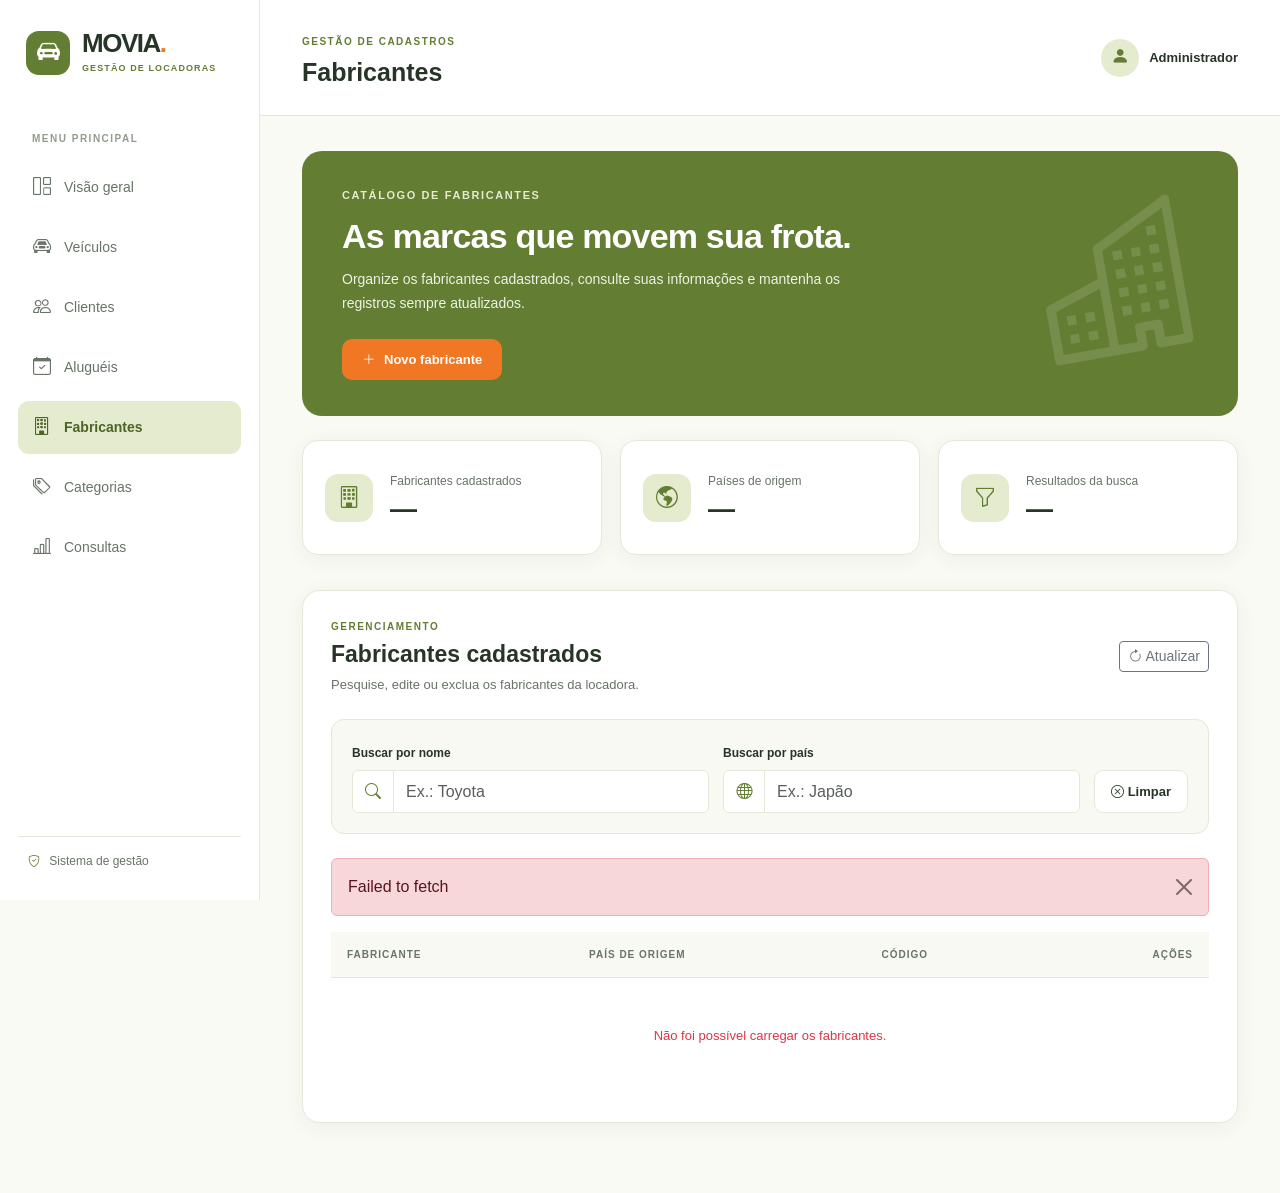
<file: frontend/fabricantes.html>
<!DOCTYPE html>
<html lang="pt-BR">

<head>
    <meta charset="UTF-8">
    <meta name="viewport" content="width=device-width, initial-scale=1.0">
    <title>Fabricantes | MOVIA</title>

    <link href="https://cdn.jsdelivr.net/npm/bootstrap@5.3.3/dist/css/bootstrap.min.css" rel="stylesheet">
    <link href="https://cdn.jsdelivr.net/npm/bootstrap-icons@1.11.3/font/bootstrap-icons.min.css" rel="stylesheet">

    <link rel="stylesheet" href="css/style.css">
    <link rel="stylesheet" href="css/fabricantes.css">
</head>

<body>
    <div class="app-layout">

        <aside class="sidebar">
            <a href="index.html" class="sidebar-brand">
                <span class="brand-icon">
                    <i class="bi bi-car-front-fill"></i>
                </span>

                <span>
                    <strong>MOVIA<span class="marca-ponto">.</span></strong>
                    <small>GESTÃO DE LOCADORAS</small>
                </span>
            </a>

            <div class="sidebar-label">MENU PRINCIPAL</div>

            <nav class="sidebar-nav" aria-label="Navegação principal">
                <a href="index.html" class="nav-link">
                    <i class="bi bi-grid-1x2"></i>
                    Visão geral
                </a>

                <a href="index.html#veiculos" class="nav-link">
                    <i class="bi bi-car-front"></i> Veículos
                </a>

                <a href="clientes.html" class="nav-link">
                    <i class="bi bi-people"></i>
                    Clientes
                </a>

                <a href="alugueis.html" class="nav-link">
                    <i class="bi bi-calendar-check"></i>
                    Aluguéis
                </a>

                <a href="fabricantes.html" class="nav-link active" aria-current="page">
                    <i class="bi bi-building"></i>
                    Fabricantes
                </a>

                <a href="categorias.html" class="nav-link">
                    <i class="bi bi-tags"></i>
                    Categorias
                </a>

                <a href="consultas.html" class="nav-link">
                    <i class="bi bi-bar-chart-line"></i>
                    Consultas
                </a>
            </nav>

            <div class="sidebar-footer">
                <i class="bi bi-shield-check"></i>
                Sistema de gestão
            </div>
        </aside>

        <div class="main-content">

            <header class="topbar">
                <div>
                    <span class="topbar-eyebrow">
                        GESTÃO DE CADASTROS
                    </span>
                    <h1>Fabricantes</h1>
                </div>

                <div class="topbar-profile">
                    <span class="profile-avatar">
                        <i class="bi bi-person-fill"></i>
                    </span>
                    <span>Administrador</span>
                </div>
            </header>

            <main class="dashboard-content">

                <!-- Apresentação -->
                <section class="fabricantes-hero">
                    <div>
                        <span class="welcome-eyebrow">
                            CATÁLOGO DE FABRICANTES
                        </span>

                        <h2>As marcas que movem sua frota.</h2>

                        <p>
                            Organize os fabricantes cadastrados,
                            consulte suas informações e mantenha
                            os registros sempre atualizados.
                        </p>

                        <button type="button" class="btn btn-laranja" id="btnNovoFabricante">
                            <i class="bi bi-plus-lg"></i>
                            Novo fabricante
                        </button>
                    </div>

                    <i class="bi bi-buildings hero-icon" aria-hidden="true"></i>
                </section>

                <!-- Indicadores -->
                <section class="fabricantes-resumo" aria-label="Resumo de fabricantes">

                    <div class="resumo-card">
                        <span class="resumo-icon">
                            <i class="bi bi-building"></i>
                        </span>
                        <div>
                            <span>Fabricantes cadastrados</span>
                            <strong id="totalFabricantes">—</strong>
                        </div>
                    </div>

                    <div class="resumo-card">
                        <span class="resumo-icon">
                            <i class="bi bi-globe-americas"></i>
                        </span>
                        <div>
                            <span>Países de origem</span>
                            <strong id="totalPaises">—</strong>
                        </div>
                    </div>

                    <div class="resumo-card">
                        <span class="resumo-icon">
                            <i class="bi bi-funnel"></i>
                        </span>
                        <div>
                            <span>Resultados da busca</span>
                            <strong id="totalResultados">—</strong>
                        </div>
                    </div>

                </section>

                <!-- Listagem -->
                <section class="fabricantes-painel">

                    <div class="painel-cabecalho">
                        <div>
                            <span class="section-eyebrow">
                                GERENCIAMENTO
                            </span>

                            <h2>Fabricantes cadastrados</h2>

                            <p>
                                Pesquise, edite ou exclua os
                                fabricantes da locadora.
                            </p>
                        </div>

                        <button type="button" id="btnAtualizarFabricantes" class="btn btn-outline-secondary btn-sm">
                            <i class="bi bi-arrow-clockwise"></i>
                            Atualizar
                        </button>
                    </div>

                    <!-- Filtros -->
                    <div class="fabricantes-filtros">

                        <div>
                            <label for="filtroNomeFabricante" class="form-label">
                                Buscar por nome
                            </label>

                            <div class="input-group">
                                <span class="input-group-text">
                                    <i class="bi bi-search"></i>
                                </span>

                                <input type="search" class="form-control" id="filtroNomeFabricante"
                                    placeholder="Ex.: Toyota">
                            </div>
                        </div>

                        <div>
                            <label for="filtroPaisFabricante" class="form-label">
                                Buscar por país
                            </label>

                            <div class="input-group">
                                <span class="input-group-text">
                                    <i class="bi bi-globe"></i>
                                </span>

                                <input type="search" class="form-control" id="filtroPaisFabricante"
                                    placeholder="Ex.: Japão">
                            </div>
                        </div>

                        <button type="button" class="btn btn-limpar" id="btnLimparFiltros">
                            <i class="bi bi-x-circle"></i>
                            Limpar
                        </button>

                    </div>

                    <div id="avisoFabricantes" class="mt-3" role="status" aria-live="polite"></div>

                    <!-- Tabela -->
                    <div class="table-responsive">
                        <table class="table tabela-fabricantes">
                            <thead>
                                <tr>
                                    <th scope="col">FABRICANTE</th>
                                    <th scope="col">PAÍS DE ORIGEM</th>
                                    <th scope="col">CÓDIGO</th>
                                    <th scope="col" class="text-end">
                                        AÇÕES
                                    </th>
                                </tr>
                            </thead>

                            <tbody id="tabelaFabricantes">
                                <tr>
                                    <td colspan="4" class="text-center py-5">
                                        Carregando fabricantes...
                                    </td>
                                </tr>
                            </tbody>
                        </table>
                    </div>

                </section>
            </main>
        </div>
    </div>

    <!-- Modal de cadastro e edição -->
    <div class="modal fade" id="modalFabricante" tabindex="-1" aria-labelledby="tituloModalFabricante"
        aria-hidden="true">

        <div class="modal-dialog modal-dialog-centered">
            <div class="modal-content modal-movia">

                <div class="modal-header">
                    <div>
                        <span class="section-eyebrow">
                            CADASTRO DE FABRICANTES
                        </span>

                        <h2 class="modal-title fs-5" id="tituloModalFabricante">
                            Novo fabricante
                        </h2>
                    </div>

                    <button type="button" class="btn-close" data-bs-dismiss="modal" aria-label="Fechar"></button>
                </div>

                <form id="formFabricante">

                    <div class="modal-body">
                        <div class="mb-3">
                            <label for="fabricanteNome" class="form-label">
                                Nome do fabricante *
                            </label>

                            <input type="text" id="fabricanteNome" class="form-control" placeholder="Ex.: Toyota"
                                maxlength="100" required>
                        </div>

                        <div>
                            <label for="fabricantePais" class="form-label">
                                País de origem *
                            </label>

                            <input type="text" id="fabricantePais" class="form-control" placeholder="Ex.: Japão"
                                maxlength="100" required>
                        </div>

                        <div id="mensagemFabricante" class="mt-3" role="status" aria-live="polite"></div>
                    </div>

                    <div class="modal-footer">
                        <button type="button" class="btn btn-light" data-bs-dismiss="modal">
                            Cancelar
                        </button>

                        <button type="submit" class="btn btn-laranja" id="btnSalvarFabricante">
                            <i class="bi bi-check-lg"></i>
                            Salvar fabricante
                        </button>
                    </div>

                </form>
            </div>
        </div>
    </div>

    <!-- Modal de confirmação de exclusão -->
    <div class="modal fade" id="modalExcluirFabricante" tabindex="-1" aria-labelledby="tituloExcluirFabricante"
        aria-hidden="true">

        <div class="modal-dialog modal-dialog-centered">
            <div class="modal-content modal-movia">

                <div class="modal-header">
                    <h2 class="modal-title fs-5" id="tituloExcluirFabricante">
                        Confirmar exclusão
                    </h2>

                    <button type="button" class="btn-close" data-bs-dismiss="modal" aria-label="Fechar"></button>
                </div>

                <div class="modal-body">
                    <p>
                        Deseja realmente excluir
                        <strong id="nomeFabricanteExcluir"></strong>?
                    </p>

                    <p class="text-muted small mb-0">
                        Esta ação não poderá ser desfeita.
                        Fabricantes vinculados a veículos podem
                        ter a exclusão bloqueada pelo banco.
                    </p>

                    <div id="mensagemExclusaoFabricante" class="mt-3" role="status" aria-live="polite"></div>
                </div>

                <div class="modal-footer">
                    <button type="button" class="btn btn-light" data-bs-dismiss="modal">
                        Cancelar
                    </button>

                    <button type="button" id="btnConfirmarExclusaoFabricante" class="btn btn-danger">
                        <i class="bi bi-trash3"></i>
                        Excluir fabricante
                    </button>
                </div>

            </div>
        </div>
    </div>

    <script src="https://cdn.jsdelivr.net/npm/bootstrap@5.3.3/dist/js/bootstrap.bundle.min.js"></script>
    <script src="js/fabricantes.js"></script>
</body>

</html>
</file>
<file: frontend/css/style.css>
/* ==========================================
   MOVIA | Gestão de Locadoras
   Identidade visual: Oliva + Laranja
========================================== */

:root {
    --cor-oliva: #637D32;
    --cor-oliva-escuro: #4D6427;
    --cor-laranja: #F07824;
    --cor-laranja-escuro: #D96313;

    --cor-fundo: #FAFAF5;
    --cor-branco: #FFFFFF;
    --cor-verde-claro: #E4EBCF;

    --cor-texto: #263526;
    --cor-texto-secundario: #687467;
    --cor-borda: #E3E9D9;

    --sombra: 0 4px 20px rgba(38, 53, 38, 0.06);
}

* {
    box-sizing: border-box;
}

html {
    scroll-behavior: smooth;
}

body {
    margin: 0;
    background: var(--cor-fundo);
    color: var(--cor-texto);
    font-family: "Segoe UI", Arial, sans-serif;
}

a {
    text-decoration: none;
}

.marca-ponto {
    color: var(--cor-laranja);
}

/* Layout principal */

.app-layout {
    display: flex;
    min-height: 100vh;
}

/* Menu lateral */

.sidebar {
    width: 260px;
    min-width: 260px;
    min-height: 100vh;
    background: var(--cor-branco);
    border-right: 1px solid var(--cor-borda);
    padding: 30px 18px;
    display: flex;
    flex-direction: column;
    position: sticky;
    top: 0;
    height: 100vh;
}

.sidebar-brand {
    display: flex;
    align-items: center;
    gap: 12px;
    margin-bottom: 55px;
    padding: 0 8px;
    color: var(--cor-texto);
}

.sidebar-brand:hover {
    color: var(--cor-texto);
}

.brand-icon {
    width: 44px;
    height: 44px;
    display: flex;
    align-items: center;
    justify-content: center;
    background: var(--cor-oliva);
    color: white;
    border-radius: 13px;
    font-size: 23px;
}

.sidebar-brand strong {
    display: block;
    font-size: 26px;
    font-weight: 800;
    letter-spacing: -1.5px;
    line-height: 1;
}

.sidebar-brand small {
    display: block;
    margin-top: 6px;
    font-size: 9px;
    font-weight: 700;
    letter-spacing: 1.1px;
    color: var(--cor-oliva);
}

.sidebar-label {
    padding: 0 14px;
    margin-bottom: 15px;
    font-size: 10px;
    font-weight: 700;
    letter-spacing: 1.5px;
    color: #929C8B;
}

.sidebar-nav {
    display: flex;
    flex-direction: column;
    gap: 7px;
}

.sidebar-nav .nav-link {
    display: flex;
    align-items: center;
    gap: 13px;
    padding: 13px 15px;
    border-radius: 11px;
    color: var(--cor-texto-secundario);
    font-size: 14px;
    font-weight: 500;
    transition: 0.2s ease;
}

.sidebar-nav .nav-link i {
    font-size: 18px;
}

.sidebar-nav .nav-link:hover {
    background: #F1F5E8;
    color: var(--cor-oliva-escuro);
}

.sidebar-nav .nav-link.active {
    background: var(--cor-verde-claro);
    color: var(--cor-oliva-escuro);
    font-weight: 700;
}

.sidebar-footer {
    margin-top: auto;
    padding: 15px 10px 0;
    border-top: 1px solid var(--cor-borda);
    font-size: 12px;
    color: var(--cor-texto-secundario);
}

.sidebar-footer i {
    margin-right: 6px;
    color: var(--cor-oliva);
}

/* Conteúdo */

.main-content {
    flex: 1;
    min-width: 0;
}

.topbar {
    display: flex;
    align-items: center;
    justify-content: space-between;
    padding: 28px 42px;
    background: var(--cor-branco);
    border-bottom: 1px solid var(--cor-borda);
}

.topbar-eyebrow {
    font-size: 10px;
    font-weight: 700;
    letter-spacing: 1.5px;
    color: var(--cor-oliva);
}

.topbar h1 {
    margin: 5px 0 0;
    font-size: 25px;
    font-weight: 750;
}

.topbar-profile {
    display: flex;
    align-items: center;
    gap: 10px;
    font-size: 13px;
    font-weight: 600;
}

.profile-avatar {
    display: flex;
    align-items: center;
    justify-content: center;
    width: 38px;
    height: 38px;
    border-radius: 50%;
    background: var(--cor-verde-claro);
    color: var(--cor-oliva);
    font-size: 18px;
}

.dashboard-content {
    max-width: 1500px;
    margin: 0 auto;
    padding: 35px 42px 70px;
}

/* Banner de boas-vindas */

.welcome-banner {
    display: flex;
    justify-content: space-between;
    align-items: center;
    position: relative;
    overflow: hidden;
    background: var(--cor-oliva);
    border-radius: 20px;
    padding: 38px 42px;
    color: white;
    min-height: 235px;
}

.welcome-banner > div:first-child {
    position: relative;
    z-index: 1;
}

.welcome-eyebrow {
    display: block;
    margin-bottom: 12px;
    font-size: 11px;
    font-weight: 700;
    letter-spacing: 1.6px;
    color: #E4EBCF;
}

.welcome-banner h2 {
    margin-bottom: 10px;
    font-size: clamp(25px, 3vw, 36px);
    font-weight: 800;
    letter-spacing: -1px;
}

.welcome-banner p {
    max-width: 450px;
    margin-bottom: 22px;
    color: #EDF2E5;
    font-size: 14px;
    line-height: 1.7;
}

.welcome-decoration {
    position: absolute;
    right: 35px;
    top: 50%;
    transform: translateY(-50%) rotate(-12deg);
    font-size: 165px;
    color: rgba(255, 255, 255, 0.12);
}

.btn-laranja {
    display: inline-flex;
    align-items: center;
    gap: 9px;
    padding: 11px 20px;
    background: var(--cor-laranja);
    color: white;
    border: none;
    border-radius: 10px;
    font-weight: 700;
    font-size: 13px;
    transition: 0.2s ease;
}

.btn-laranja:hover {
    background: var(--cor-laranja-escuro);
    color: white;
    transform: translateY(-2px);
}

/* Indicadores */

.metrics-section {
    margin-top: 25px;
}

.metric-card {
    height: 100%;
    min-height: 165px;
    display: flex;
    flex-direction: column;
    align-items: flex-start;
    padding: 23px;
    background: var(--cor-branco);
    border: 1px solid var(--cor-borda);
    border-radius: 16px;
    box-shadow: var(--sombra);
}

.metric-icon {
    display: flex;
    align-items: center;
    justify-content: center;
    width: 39px;
    height: 39px;
    margin-bottom: 13px;
    border-radius: 10px;
    background: var(--cor-verde-claro);
    color: var(--cor-oliva);
    font-size: 19px;
}

.metric-card span {
    color: var(--cor-texto-secundario);
    font-size: 13px;
}

.metric-card strong {
    margin-top: 5px;
    font-size: 28px;
    line-height: 1.2;
    color: var(--cor-texto);
}

/* Veículos */

.vehicles-section {
    margin-top: 42px;
}

.section-heading {
    display: flex;
    justify-content: space-between;
    align-items: end;
    margin-bottom: 22px;
}

.section-eyebrow {
    display: block;
    margin-bottom: 7px;
    color: var(--cor-oliva);
    font-size: 10px;
    font-weight: 700;
    letter-spacing: 1.5px;
}

.section-heading h2 {
    margin-bottom: 5px;
    font-size: 23px;
    font-weight: 750;
}

.section-heading p {
    margin: 0;
    font-size: 13px;
    color: var(--cor-texto-secundario);
}

.card {
    height: 100%;
    border: 1px solid var(--cor-borda);
    border-radius: 16px;
    box-shadow: var(--sombra);
    transition: transform 0.2s, box-shadow 0.2s;
}

.card:hover {
    transform: translateY(-3px);
    box-shadow: 0 10px 26px rgba(38, 53, 38, 0.1);
}

.card-body {
    padding: 23px;
}

.card-title {
    color: var(--cor-oliva-escuro);
    font-weight: 750;
}

.card .badge {
    padding: 7px 11px;
    border-radius: 7px;
    font-weight: 600;
}

/* Acessibilidade */

:focus-visible {
    outline: 3px solid var(--cor-laranja);
    outline-offset: 3px;
}

/* Responsividade */

@media (max-width: 991px) {
    .sidebar {
        width: 215px;
        min-width: 215px;
        padding: 25px 12px;
    }

    .topbar {
        padding: 25px;
    }

    .dashboard-content {
        padding: 28px 25px 55px;
    }
}

@media (max-width: 767px) {
    .app-layout {
        display: block;
    }

    .sidebar {
        position: static;
        width: 100%;
        min-width: 0;
        height: auto;
        min-height: 0;
        padding: 15px;
    }

    .sidebar-brand {
        margin-bottom: 15px;
    }

    .sidebar-label,
    .sidebar-footer {
        display: none;
    }

    .sidebar-nav {
        flex-direction: row;
        overflow-x: auto;
        padding-bottom: 5px;
    }

    .sidebar-nav .nav-link {
        white-space: nowrap;
        padding: 10px 12px;
        font-size: 12px;
    }

    .topbar {
        padding: 20px;
    }

    .topbar-profile > span:last-child {
        display: none;
    }

    .dashboard-content {
        padding: 22px 16px 45px;
    }

    .welcome-banner {
        padding: 30px 25px;
    }

    .welcome-decoration {
        right: -20px;
        font-size: 115px;
    }

    .metric-card {
        min-height: 145px;
        padding: 18px;
    }
}


/* Ferramentas de gerenciamento da frota */

.frota-toolbar {
    display: flex;
    align-items: center;
    justify-content: space-between;
    gap: 16px;
    margin-bottom: 22px;
}

.frota-filtros {
    display: flex;
    flex: 1;
    gap: 12px;
    max-width: 650px;
}

.frota-filtros .input-group {
    flex: 1;
    min-width: 0;
}

.frota-filtros .input-group-text {
    background: white;
    border-color: var(--cor-borda);
    color: var(--cor-oliva);
}

.frota-filtros .form-control {
    border-color: var(--cor-borda);
    font-size: 13px;
}

.frota-filtros .form-control:focus {
    border-color: var(--cor-oliva);
    box-shadow: 0 0 0 3px rgba(99, 125, 50, 0.12);
}

.frota-toolbar .btn-laranja {
    white-space: nowrap;
}

@media (max-width: 900px) {
    .frota-toolbar {
        flex-direction: column;
        align-items: stretch;
    }

    .frota-filtros {
        max-width: none;
    }
}

@media (max-width: 575px) {
    .frota-filtros {
        flex-direction: column;
    }
}


/* Modal de veículos */

.modal-movia {
    border: none;
    border-radius: 20px;
    overflow: hidden;
}

.modal-movia .modal-header {
    padding: 25px 30px 18px;
    border-bottom: 1px solid var(--cor-borda);
}

.modal-movia .modal-body {
    padding: 25px 30px;
}

.modal-movia .modal-footer {
    padding: 18px 30px;
    border-top: 1px solid var(--cor-borda);
}

.modal-movia .form-label {
    font-size: 13px;
    font-weight: 600;
    color: var(--cor-texto);
}

.modal-movia .form-control,
.modal-movia .form-select {
    min-height: 43px;
    border-color: var(--cor-borda);
    border-radius: 9px;
}

.modal-movia .form-control:focus,
.modal-movia .form-select:focus {
    border-color: var(--cor-oliva);
    box-shadow: 0 0 0 3px rgba(99, 125, 50, 0.12);
}

.form-check-input:checked {
    background-color: var(--cor-oliva);
    border-color: var(--cor-oliva);
}

@media (max-width: 575px) {
    .modal-movia .modal-header,
    .modal-movia .modal-body,
    .modal-movia .modal-footer {
        padding-left: 20px;
        padding-right: 20px;
    }
}

/* Botões de ação dos veículos */

.card .btn-outline-secondary,
.card .btn-outline-danger {
    border-radius: 8px;
    padding: 7px 12px;
    font-size: 12px;
    font-weight: 600;
}

.card .btn-outline-secondary:hover {
    background-color: var(--cor-oliva);
    border-color: var(--cor-oliva);
    color: white;
}
</file>
<file: frontend/css/alugueis.css>
/* MOVIA | Gestão de Aluguéis */

.alugueis-hero {
    position: relative;
    overflow: hidden;
    display: flex;
    align-items: center;
    min-height: 230px;
    padding: 36px 40px;
    background: var(--cor-oliva, #637D32);
    border-radius: 20px;
    color: #fff;
}

.alugueis-hero .hero-conteudo {
    position: relative;
    z-index: 1;
}

.alugueis-hero h2 {
    margin: 0 0 12px;
    font-size: clamp(25px, 3vw, 34px);
    font-weight: 800;
    letter-spacing: -0.8px;
}

.alugueis-hero p {
    max-width: 550px;
    margin-bottom: 23px;
    color: #edf2e5;
    font-size: 14px;
    line-height: 1.7;
}

.alugueis-hero .hero-ilustracao {
    position: absolute;
    right: 45px;
    top: 50%;
    transform: translateY(-50%) rotate(-10deg);
    font-size: 160px;
    color: rgba(255,255,255,0.13);
}

.alugueis-resumo {
    display: grid;
    grid-template-columns: repeat(4, minmax(0, 1fr));
    gap: 16px;
    margin: 24px 0 35px;
}

.aluguel-resumo-card {
    display: flex;
    align-items: center;
    gap: 14px;
    min-height: 110px;
    padding: 19px;
    background: #fff;
    border: 1px solid var(--cor-borda, #e7eadf);
    border-radius: 16px;
    box-shadow: var(--sombra, 0 3px 15px rgba(0,0,0,.03));
}

.resumo-icone {
    display: flex;
    align-items: center;
    justify-content: center;
    flex-shrink: 0;
    width: 44px;
    height: 44px;
    border-radius: 12px;
    background: var(--cor-verde-claro, #E4EBCF);
    color: var(--cor-oliva, #637D32);
    font-size: 20px;
}

.aluguel-resumo-card > div {
    display: flex;
    flex-direction: column;
    gap: 5px;
}

.aluguel-resumo-card > div > span {
    font-size: 12px;
    color: var(--cor-texto-secundario, #747b70);
}

.aluguel-resumo-card strong {
    font-size: 27px;
    color: var(--cor-texto, #263526);
}

.alugueis-painel {
    padding: 28px;
    background: #fff;
    border: 1px solid var(--cor-borda, #e7eadf);
    border-radius: 18px;
    box-shadow: var(--sombra, 0 3px 15px rgba(0,0,0,.03));
}

.painel-cabecalho {
    display: flex;
    align-items: center;
    justify-content: space-between;
    gap: 20px;
    margin-bottom: 25px;
}

.painel-cabecalho h2 {
    margin: 0 0 6px;
    font-size: 23px;
    font-weight: 750;
}

.painel-cabecalho p {
    margin: 0;
    font-size: 13px;
    color: var(--cor-texto-secundario, #747b70);
}

.alugueis-filtros {
    display: grid;
    grid-template-columns: minmax(0, 1fr) minmax(0, 1fr) 170px auto;
    gap: 14px;
    align-items: end;
    padding: 20px;
    margin-bottom: 24px;
    background: #f7f9f2;
    border: 1px solid var(--cor-borda, #e7eadf);
    border-radius: 13px;
}

.alugueis-filtros .form-label {
    font-size: 12px;
    font-weight: 650;
}

.alugueis-filtros .form-control,
.alugueis-filtros .form-select {
    min-height: 43px;
    border-color: var(--cor-borda, #e7eadf);
}

.btn-limpar {
    min-height: 43px;
    padding: 0 16px;
    border: 1px solid var(--cor-borda, #e7eadf);
    border-radius: 9px;
    background: #fff;
    color: var(--cor-texto, #263526);
    font-size: 13px;
    font-weight: 600;
}

.btn-limpar:hover {
    background: var(--cor-verde-claro, #E4EBCF);
}

.tabela-alugueis {
    margin: 0;
    vertical-align: middle;
}

.tabela-alugueis thead th {
    padding: 15px 13px;
    background: #f7f9f2;
    color: var(--cor-texto-secundario, #747b70);
    border-bottom: 1px solid var(--cor-borda, #e7eadf);
    font-size: 10px;
    font-weight: 750;
    letter-spacing: .8px;
    white-space: nowrap;
}

.tabela-alugueis tbody td {
    padding: 17px 13px;
    border-bottom: 1px solid var(--cor-borda, #e7eadf);
    font-size: 13px;
    color: var(--cor-texto, #263526);
}

.aluguel-identidade {
    display: flex;
    align-items: center;
    gap: 11px;
}

.aluguel-avatar {
    display: flex;
    align-items: center;
    justify-content: center;
    flex-shrink: 0;
    width: 40px;
    height: 40px;
    border-radius: 11px;
    background: var(--cor-verde-claro, #E4EBCF);
    color: var(--cor-oliva, #637D32);
    font-size: 18px;
}

.aluguel-identidade strong,
.aluguel-identidade small {
    display: block;
}

.aluguel-identidade small {
    margin-top: 4px;
    color: var(--cor-texto-secundario, #747b70);
}

.aluguel-periodo small {
    display: block;
    margin-top: 4px;
    color: var(--cor-texto-secundario, #747b70);
}

.aluguel-status {
    display: inline-block;
    padding: 6px 10px;
    border-radius: 20px;
    font-size: 11px;
    font-weight: 700;
    white-space: nowrap;
}

.aluguel-status.ativo {
    background: #fff0dc;
    color: #a75a12;
}

.aluguel-status.finalizado {
    background: #e8f2dc;
    color: #4c712a;
}

.aluguel-acoes {
    display: flex;
    flex-wrap: wrap;
    justify-content: flex-end;
    gap: 6px;
}

.aluguel-acoes .btn {
    border-radius: 8px;
    font-size: 11px;
    font-weight: 600;
    white-space: nowrap;
}

.modal-movia {
    border: none;
    border-radius: 18px;
    overflow: hidden;
}

.modal-movia .modal-header,
.modal-movia .modal-body,
.modal-movia .modal-footer {
    padding: 23px 28px;
}

.modal-movia .modal-header,
.modal-movia .modal-footer {
    border-color: var(--cor-borda, #e7eadf);
}

.modal-movia .form-label {
    font-size: 13px;
    font-weight: 650;
}

.modal-movia .form-control,
.modal-movia .form-select {
    min-height: 44px;
    border-color: var(--cor-borda, #e7eadf);
    border-radius: 9px;
}

.modal-movia .form-control:focus,
.modal-movia .form-select:focus,
.alugueis-filtros .form-control:focus,
.alugueis-filtros .form-select:focus {
    border-color: #637D32;
    box-shadow: 0 0 0 3px rgba(99,125,50,.12);
}

@media (max-width: 1100px) {
    .alugueis-resumo {
        grid-template-columns: repeat(2, minmax(0, 1fr));
    }

    .alugueis-filtros {
        grid-template-columns: repeat(2, minmax(0, 1fr));
    }
}

@media (max-width: 767px) {
    .alugueis-hero {
        padding: 28px 24px;
    }

    .alugueis-hero .hero-ilustracao {
        right: -20px;
        font-size: 105px;
    }

    .alugueis-painel {
        padding: 18px;
    }

    .painel-cabecalho {
        flex-direction: column;
        align-items: flex-start;
    }

    .tabela-alugueis {
        min-width: 980px;
    }
}

@media (max-width: 480px) {
    .alugueis-resumo,
    .alugueis-filtros {
        grid-template-columns: 1fr;
    }
}
</file>
<file: frontend/css/categorias.css>
/* MOVIA | Categorias de Veículos */

.categorias-hero {
    position: relative;
    overflow: hidden;
    display: flex;
    align-items: center;
    min-height: 230px;
    padding: 36px 40px;
    background: var(--cor-oliva);
    border-radius: 20px;
    color: #fff;
}

.categorias-hero > div {
    position: relative;
    z-index: 1;
}

.categorias-hero h2 {
    max-width: 650px;
    margin: 0 0 12px;
    font-size: clamp(25px, 3vw, 34px);
    font-weight: 800;
    letter-spacing: -0.8px;
}

.categorias-hero p {
    max-width: 540px;
    margin-bottom: 23px;
    font-size: 14px;
    line-height: 1.7;
    color: #edf2e5;
}

.categorias-hero .hero-icon {
    position: absolute;
    right: 45px;
    top: 50%;
    transform: translateY(-50%) rotate(-12deg);
    font-size: 150px;
    color: rgba(255, 255, 255, 0.13);
}

.categorias-resumo {
    display: grid;
    grid-template-columns: repeat(3, minmax(0, 1fr));
    gap: 18px;
    margin: 24px 0 35px;
}

.categorias-resumo .resumo-card {
    display: flex;
    align-items: center;
    gap: 17px;
    min-height: 115px;
    padding: 22px;
    background: #fff;
    border: 1px solid var(--cor-borda);
    border-radius: 16px;
    box-shadow: var(--sombra);
}

.categorias-resumo .resumo-icon {
    display: flex;
    align-items: center;
    justify-content: center;
    flex-shrink: 0;
    width: 48px;
    height: 48px;
    background: var(--cor-verde-claro);
    color: var(--cor-oliva);
    border-radius: 13px;
    font-size: 22px;
}

.categorias-resumo .resumo-card div {
    display: flex;
    flex-direction: column;
    gap: 5px;
}

.categorias-resumo .resumo-card div span {
    color: var(--cor-texto-secundario);
    font-size: 12px;
}

.categorias-resumo .resumo-card strong {
    color: var(--cor-texto);
    font-size: 27px;
}

.categorias-painel {
    padding: 28px;
    background: #fff;
    border: 1px solid var(--cor-borda);
    border-radius: 18px;
    box-shadow: var(--sombra);
}

.categorias-painel .painel-cabecalho {
    display: flex;
    justify-content: space-between;
    align-items: center;
    gap: 20px;
    margin-bottom: 25px;
}

.categorias-painel .painel-cabecalho h2 {
    margin: 0 0 6px;
    font-size: 23px;
    font-weight: 750;
}

.categorias-painel .painel-cabecalho p {
    margin: 0;
    font-size: 13px;
    color: var(--cor-texto-secundario);
}

.categorias-filtros {
    display: grid;
    grid-template-columns: minmax(0, 1fr) minmax(0, 1fr) auto;
    align-items: end;
    gap: 14px;
    padding: 20px;
    margin-bottom: 24px;
    background: #f7f9f2;
    border: 1px solid var(--cor-borda);
    border-radius: 13px;
}

.categorias-filtros .form-label {
    font-size: 12px;
    font-weight: 650;
    color: var(--cor-texto);
}

.categorias-filtros .form-control,
.categorias-filtros .input-group-text {
    min-height: 43px;
    background: #fff;
    border-color: var(--cor-borda);
}

.categorias-filtros .input-group-text {
    color: var(--cor-oliva);
}

.categorias-filtros .form-control:focus {
    border-color: var(--cor-oliva);
    box-shadow: 0 0 0 3px rgba(99, 125, 50, 0.12);
}

.categorias-filtros .btn-limpar {
    min-height: 43px;
    padding: 0 16px;
    background: #fff;
    border: 1px solid var(--cor-borda);
    border-radius: 9px;
    color: var(--cor-texto);
    font-size: 13px;
    font-weight: 600;
    white-space: nowrap;
}

.categorias-filtros .btn-limpar:hover {
    background: var(--cor-verde-claro);
}

.tabela-categorias {
    margin: 0;
    vertical-align: middle;
}

.tabela-categorias thead th {
    padding: 15px 16px;
    background: #f7f9f2;
    color: var(--cor-texto-secundario);
    border-bottom: 1px solid var(--cor-borda);
    font-size: 10px;
    font-weight: 750;
    letter-spacing: 1px;
}

.tabela-categorias tbody td {
    padding: 17px 16px;
    border-bottom: 1px solid var(--cor-borda);
    color: var(--cor-texto);
    font-size: 13px;
}

.tabela-categorias tbody tr:last-child td {
    border-bottom: none;
}

.categoria-identidade {
    display: flex;
    align-items: center;
    gap: 12px;
}

.categoria-avatar {
    display: flex;
    align-items: center;
    justify-content: center;
    flex-shrink: 0;
    width: 40px;
    height: 40px;
    background: var(--cor-verde-claro);
    color: var(--cor-oliva);
    border-radius: 11px;
    font-size: 18px;
}

.categoria-nome {
    font-weight: 700;
}

.categoria-descricao {
    color: var(--cor-texto-secundario);
    max-width: 360px;
    white-space: normal;
    overflow-wrap: anywhere;
}

.categoria-codigo {
    color: var(--cor-texto-secundario);
    font-variant-numeric: tabular-nums;
}

.categoria-acoes {
    display: flex;
    justify-content: flex-end;
    gap: 8px;
}

.categoria-acoes .btn {
    border-radius: 8px;
    font-size: 12px;
    font-weight: 600;
    white-space: nowrap;
}

.categoria-acoes .btn-outline-secondary:hover {
    background: var(--cor-oliva);
    border-color: var(--cor-oliva);
    color: #fff;
}

.modal-movia {
    border: none;
    border-radius: 18px;
    overflow: hidden;
}

.modal-movia .modal-header,
.modal-movia .modal-body,
.modal-movia .modal-footer {
    padding: 23px 28px;
}

.modal-movia .modal-header,
.modal-movia .modal-footer {
    border-color: var(--cor-borda);
}

.modal-movia .form-label {
    font-size: 13px;
    font-weight: 650;
}

.modal-movia .form-control {
    min-height: 44px;
    border-color: var(--cor-borda);
    border-radius: 9px;
}

.modal-movia .form-control:focus {
    border-color: var(--cor-oliva);
    box-shadow: 0 0 0 3px rgba(99, 125, 50, 0.12);
}

@media (max-width: 767px) {
    .categorias-hero {
        padding: 28px 24px;
    }

    .categorias-hero .hero-icon {
        right: -20px;
        font-size: 100px;
    }

    .categorias-resumo {
        grid-template-columns: 1fr;
    }

    .categorias-painel {
        padding: 18px;
    }

    .categorias-painel .painel-cabecalho {
        flex-direction: column;
        align-items: flex-start;
    }

    .categorias-filtros {
        grid-template-columns: 1fr;
    }

    .tabela-categorias {
        min-width: 650px;
    }
}

@media (max-width: 480px) {
    .categoria-acoes {
        flex-direction: column;
    }
}
</file>
<file: frontend/css/clientes.css>
/* ==========================================
   MOVIA | Gestão de Clientes
========================================== */

.clientes-hero {
    position: relative;
    overflow: hidden;
    display: flex;
    align-items: center;
    min-height: 230px;
    padding: 36px 40px;
    background: var(--cor-oliva);
    color: #fff;
    border-radius: 20px;
}

.hero-conteudo {
    position: relative;
    z-index: 1;
}

.clientes-hero h2 {
    max-width: 650px;
    margin: 0 0 12px;
    font-size: clamp(25px, 3vw, 34px);
    font-weight: 800;
    letter-spacing: -0.8px;
}

.clientes-hero p {
    max-width: 540px;
    margin-bottom: 23px;
    color: #edf2e5;
    font-size: 14px;
    line-height: 1.7;
}

.hero-ilustracao {
    position: absolute;
    right: 45px;
    top: 50%;
    transform: translateY(-50%) rotate(-10deg);
    font-size: 150px;
    color: rgba(255, 255, 255, 0.13);
}

/* Indicadores */

.clientes-resumo {
    display: grid;
    grid-template-columns: repeat(3, minmax(0, 1fr));
    gap: 18px;
    margin: 24px 0 35px;
}

.cliente-resumo-card {
    display: flex;
    align-items: center;
    gap: 17px;
    min-height: 115px;
    padding: 22px;
    background: #fff;
    border: 1px solid var(--cor-borda);
    border-radius: 16px;
    box-shadow: var(--sombra);
}

.resumo-icone {
    display: flex;
    align-items: center;
    justify-content: center;
    flex-shrink: 0;
    width: 48px;
    height: 48px;
    background: var(--cor-verde-claro);
    color: var(--cor-oliva);
    border-radius: 13px;
    font-size: 22px;
}

.cliente-resumo-card > div {
    display: flex;
    flex-direction: column;
    gap: 5px;
}

.cliente-resumo-card > div > span {
    font-size: 12px;
    color: var(--cor-texto-secundario);
}

.cliente-resumo-card strong {
    font-size: 27px;
    line-height: 1.1;
    color: var(--cor-texto);
}

/* Painel */

.clientes-painel {
    padding: 28px;
    background: #fff;
    border: 1px solid var(--cor-borda);
    border-radius: 18px;
    box-shadow: var(--sombra);
}

.clientes-cabecalho {
    display: flex;
    justify-content: space-between;
    align-items: center;
    gap: 20px;
    margin-bottom: 25px;
}

.clientes-cabecalho h2 {
    margin: 0 0 6px;
    font-size: 23px;
    font-weight: 750;
}

.clientes-cabecalho p {
    margin: 0;
    color: var(--cor-texto-secundario);
    font-size: 13px;
}

/* Filtros */

.clientes-filtros {
    display: grid;
    grid-template-columns: minmax(0, 1fr) minmax(0, 1fr) auto;
    align-items: end;
    gap: 14px;
    padding: 20px;
    margin-bottom: 24px;
    background: #f7f9f2;
    border: 1px solid var(--cor-borda);
    border-radius: 13px;
}

.clientes-filtros .form-label {
    font-size: 12px;
    font-weight: 650;
}

.clientes-filtros .form-control,
.clientes-filtros .input-group-text {
    min-height: 43px;
    background: #fff;
    border-color: var(--cor-borda);
}

.clientes-filtros .input-group-text {
    color: var(--cor-oliva);
}

.clientes-filtros .form-control:focus,
.modal-movia .form-control:focus {
    border-color: var(--cor-oliva);
    box-shadow: 0 0 0 3px rgba(99, 125, 50, 0.12);
}

.btn-limpar {
    min-height: 43px;
    padding: 0 16px;
    background: #fff;
    border: 1px solid var(--cor-borda);
    border-radius: 9px;
    color: var(--cor-texto);
    font-size: 13px;
    font-weight: 600;
    white-space: nowrap;
}

.btn-limpar:hover {
    background: var(--cor-verde-claro);
}

/* Tabela */

.tabela-clientes {
    margin: 0;
    vertical-align: middle;
}

.tabela-clientes thead th {
    padding: 15px 16px;
    background: #f7f9f2;
    color: var(--cor-texto-secundario);
    border-bottom: 1px solid var(--cor-borda);
    font-size: 10px;
    font-weight: 750;
    letter-spacing: 1px;
}

.tabela-clientes tbody td {
    padding: 17px 16px;
    border-bottom: 1px solid var(--cor-borda);
    font-size: 13px;
    color: var(--cor-texto);
}

.tabela-clientes tbody tr:last-child td {
    border-bottom: none;
}

.cliente-identidade {
    display: flex;
    align-items: center;
    gap: 12px;
}

.cliente-avatar {
    display: flex;
    align-items: center;
    justify-content: center;
    flex-shrink: 0;
    width: 40px;
    height: 40px;
    border-radius: 11px;
    background: var(--cor-verde-claro);
    color: var(--cor-oliva);
    font-size: 19px;
}

.cliente-identidade strong {
    display: block;
    font-weight: 700;
}

.cliente-identidade small {
    display: block;
    margin-top: 3px;
    color: var(--cor-texto-secundario);
    overflow-wrap: anywhere;
}

.cliente-acoes {
    display: flex;
    justify-content: flex-end;
    gap: 8px;
}

.cliente-acoes .btn {
    border-radius: 8px;
    font-size: 12px;
    font-weight: 600;
    white-space: nowrap;
}

.cliente-acoes .btn-outline-secondary:hover {
    background: var(--cor-oliva);
    border-color: var(--cor-oliva);
    color: #fff;
}

/* Modais */

.modal-movia {
    border: none;
    border-radius: 18px;
    overflow: hidden;
}

.modal-movia .modal-header,
.modal-movia .modal-body,
.modal-movia .modal-footer {
    padding: 23px 28px;
}

.modal-movia .modal-header,
.modal-movia .modal-footer {
    border-color: var(--cor-borda);
}

.modal-movia .form-label {
    font-size: 13px;
    font-weight: 650;
}

.modal-movia .form-control {
    min-height: 44px;
    border-color: var(--cor-borda);
    border-radius: 9px;
}

/* Responsividade */

@media (max-width: 767px) {
    .clientes-hero {
        padding: 28px 24px;
    }

    .hero-ilustracao {
        right: -20px;
        font-size: 100px;
    }

    .clientes-resumo {
        grid-template-columns: 1fr;
    }

    .clientes-painel {
        padding: 18px;
    }

    .clientes-cabecalho {
        flex-direction: column;
        align-items: flex-start;
    }

    .clientes-filtros {
        grid-template-columns: 1fr;
    }

    .tabela-clientes {
        min-width: 850px;
    }
}

@media (max-width: 480px) {
    .cliente-acoes {
        flex-direction: column;
    }
}
</file>
<file: frontend/css/consultas.css>
/* ==========================================
   MOVIA | Página de Consultas
========================================== */

.consultas-hero {
    position: relative;
    overflow: hidden;
    display: flex;
    align-items: center;
    min-height: 215px;
    padding: 35px 40px;
    border-radius: 20px;
    background: var(--cor-oliva, #637D32);
    color: #fff;
}

.consultas-hero-conteudo {
    position: relative;
    z-index: 1;
}

.consultas-hero h2 {
    margin: 0 0 12px;
    font-size: clamp(24px, 3vw, 33px);
    font-weight: 800;
    letter-spacing: -0.7px;
}

.consultas-hero p {
    max-width: 560px;
    margin: 0;
    color: #edf2e5;
    font-size: 14px;
    line-height: 1.7;
}

.consultas-hero-icone {
    position: absolute;
    top: 50%;
    right: 45px;
    transform: translateY(-50%) rotate(-9deg);
    font-size: 150px;
    color: rgba(255, 255, 255, 0.13);
}

.consultas-resumo {
    display: grid;
    grid-template-columns: repeat(3, minmax(0, 1fr));
    gap: 18px;
    margin: 24px 0 35px;
}

.consulta-indicador {
    display: flex;
    align-items: center;
    gap: 17px;
    min-height: 110px;
    padding: 22px;
    background: #fff;
    border: 1px solid var(--cor-borda, #e7eadf);
    border-radius: 16px;
    box-shadow: var(--sombra, 0 3px 15px rgba(0,0,0,.03));
}

.indicador-icone {
    display: flex;
    align-items: center;
    justify-content: center;
    flex-shrink: 0;
    width: 48px;
    height: 48px;
    border-radius: 13px;
    background: var(--cor-verde-claro, #E4EBCF);
    color: var(--cor-oliva, #637D32);
    font-size: 22px;
}

.consulta-indicador > div {
    display: flex;
    flex-direction: column;
    gap: 5px;
}

.consulta-indicador > div > span {
    font-size: 12px;
    color: var(--cor-texto-secundario, #747b70);
}

.consulta-indicador strong {
    font-size: 27px;
    color: var(--cor-texto, #263526);
}

.consulta-indicador .indicador-texto {
    font-size: 18px;
}

.consultas-painel,
.consultas-resultados {
    padding: 28px;
    background: #fff;
    border: 1px solid var(--cor-borda, #e7eadf);
    border-radius: 18px;
    box-shadow: var(--sombra, 0 3px 15px rgba(0,0,0,.03));
}

.consultas-painel {
    margin-bottom: 25px;
}

.consultas-cabecalho h2,
.resultados-cabecalho h2 {
    margin: 0 0 7px;
    font-size: 23px;
    font-weight: 750;
}

.consultas-cabecalho p,
.resultados-cabecalho p {
    margin: 0;
    color: var(--cor-texto-secundario, #747b70);
    font-size: 13px;
}

.consultas-selecao {
    max-width: 540px;
    margin: 25px 0 18px;
}

.consultas-painel .form-label {
    font-size: 12px;
    font-weight: 650;
}

.consultas-painel .form-select,
.consultas-painel .form-control {
    min-height: 44px;
    border-color: var(--cor-borda, #e7eadf);
    border-radius: 9px;
}

.consultas-painel .form-select:focus,
.consultas-painel .form-control:focus {
    border-color: #637D32;
    box-shadow: 0 0 0 3px rgba(99,125,50,.12);
}

.consultas-filtros {
    display: flex;
    align-items: end;
    gap: 15px;
    flex-wrap: wrap;
    padding: 20px;
    background: #f7f9f2;
    border: 1px solid var(--cor-borda, #e7eadf);
    border-radius: 13px;
}

.consulta-campo {
    flex: 1;
    min-width: 240px;
    max-width: 450px;
}

.consulta-periodo {
    display: grid;
    grid-template-columns: repeat(2, minmax(0, 1fr));
    gap: 15px;
    flex: 1;
    min-width: 320px;
    max-width: 600px;
}

.consultas-filtros .btn-laranja {
    min-height: 44px;
    padding: 0 20px;
    white-space: nowrap;
}

#avisoConsultas:not(:empty) {
    margin-top: 18px;
}

.resultados-cabecalho {
    display: flex;
    align-items: center;
    justify-content: space-between;
    gap: 20px;
    margin-bottom: 24px;
}

.resultados-contador {
    display: inline-flex;
    align-items: center;
    padding: 8px 13px;
    background: var(--cor-verde-claro, #E4EBCF);
    border-radius: 20px;
    color: var(--cor-oliva, #637D32);
    font-size: 12px;
    font-weight: 700;
    white-space: nowrap;
}

.tabela-consultas {
    margin: 0;
    vertical-align: middle;
}

.tabela-consultas thead th {
    padding: 15px 16px;
    background: #f7f9f2;
    color: var(--cor-texto-secundario, #747b70);
    border-bottom: 1px solid var(--cor-borda, #e7eadf);
    font-size: 11px;
    font-weight: 750;
    letter-spacing: .6px;
    white-space: nowrap;
}

.tabela-consultas tbody td {
    padding: 16px;
    border-bottom: 1px solid var(--cor-borda, #e7eadf);
    color: var(--cor-texto, #263526);
    font-size: 13px;
}

.tabela-consultas tbody tr:last-child td {
    border-bottom: none;
}

.consulta-vazio {
    padding: 55px 20px !important;
    text-align: center;
    color: var(--cor-texto-secundario, #747b70) !important;
}

.consulta-vazio i {
    display: block;
    margin-bottom: 12px;
    color: var(--cor-oliva, #637D32);
    font-size: 32px;
}

.consulta-vazio span {
    display: block;
}

.consulta-badge {
    display: inline-block;
    padding: 6px 10px;
    border-radius: 20px;
    font-size: 11px;
    font-weight: 700;
}

.consulta-badge.disponivel {
    background: #e8f2dc;
    color: #4c712a;
}

.consulta-badge.indisponivel {
    background: #fff0dc;
    color: #a75a12;
}

@media (max-width: 850px) {
    .consultas-resumo {
        grid-template-columns: 1fr;
    }

    .resultados-cabecalho {
        flex-direction: column;
        align-items: flex-start;
    }
}

@media (max-width: 600px) {
    .consultas-hero {
        padding: 28px 24px;
    }

    .consultas-hero-icone {
        right: -20px;
        font-size: 100px;
    }

    .consultas-painel,
    .consultas-resultados {
        padding: 18px;
    }

    .consulta-campo,
    .consulta-periodo {
        min-width: 100%;
        max-width: 100%;
    }

    .consulta-periodo {
        grid-template-columns: 1fr;
    }

    .consultas-filtros .btn-laranja {
        width: 100%;
    }
}
</file>
<file: frontend/css/fabricantes.css>
/* ==========================================
   MOVIA | Gestão de Fabricantes
========================================== */

.fabricantes-hero {
    position: relative;
    overflow: hidden;
    display: flex;
    align-items: center;
    min-height: 230px;
    padding: 36px 40px;
    background: var(--cor-oliva);
    border-radius: 20px;
    color: #FFFFFF;
}

.fabricantes-hero > div {
    position: relative;
    z-index: 1;
}

.fabricantes-hero h2 {
    max-width: 650px;
    margin: 0 0 12px;
    font-size: clamp(25px, 3vw, 34px);
    font-weight: 800;
    letter-spacing: -0.8px;
}

.fabricantes-hero p {
    max-width: 540px;
    margin-bottom: 23px;
    font-size: 14px;
    line-height: 1.7;
    color: #EDF2E5;
}

.hero-icon {
    position: absolute;
    right: 45px;
    top: 50%;
    transform: translateY(-50%) rotate(-10deg);
    font-size: 150px;
    color: rgba(255, 255, 255, 0.13);
}

/* Indicadores */

.fabricantes-resumo {
    display: grid;
    grid-template-columns: repeat(3, minmax(0, 1fr));
    gap: 18px;
    margin: 24px 0 35px;
}

.resumo-card {
    display: flex;
    align-items: center;
    gap: 17px;
    min-height: 115px;
    padding: 22px;
    background: #FFFFFF;
    border: 1px solid var(--cor-borda);
    border-radius: 16px;
    box-shadow: var(--sombra);
}

.resumo-icon {
    display: flex;
    align-items: center;
    justify-content: center;
    flex-shrink: 0;
    width: 48px;
    height: 48px;
    background: var(--cor-verde-claro);
    color: var(--cor-oliva);
    border-radius: 13px;
    font-size: 22px;
}

.resumo-card div {
    display: flex;
    flex-direction: column;
    gap: 5px;
}

.resumo-card div span {
    color: var(--cor-texto-secundario);
    font-size: 12px;
}

.resumo-card strong {
    color: var(--cor-texto);
    font-size: 27px;
    line-height: 1.1;
}

/* Painel principal */

.fabricantes-painel {
    padding: 28px;
    background: #FFFFFF;
    border: 1px solid var(--cor-borda);
    border-radius: 18px;
    box-shadow: var(--sombra);
}

.painel-cabecalho {
    display: flex;
    justify-content: space-between;
    align-items: center;
    gap: 20px;
    margin-bottom: 25px;
}

.painel-cabecalho h2 {
    margin: 0 0 6px;
    font-size: 23px;
    font-weight: 750;
}

.painel-cabecalho p {
    margin: 0;
    font-size: 13px;
    color: var(--cor-texto-secundario);
}

.fabricantes-filtros {
    display: grid;
    grid-template-columns: minmax(0, 1fr) minmax(0, 1fr) auto;
    align-items: end;
    gap: 14px;
    padding: 20px;
    margin-bottom: 24px;
    background: #F7F9F2;
    border: 1px solid var(--cor-borda);
    border-radius: 13px;
}

.fabricantes-filtros .form-label {
    font-size: 12px;
    font-weight: 650;
    color: var(--cor-texto);
}

.fabricantes-filtros .form-control,
.fabricantes-filtros .input-group-text {
    min-height: 43px;
    background: #FFFFFF;
    border-color: var(--cor-borda);
}

.fabricantes-filtros .input-group-text {
    color: var(--cor-oliva);
}

.fabricantes-filtros .form-control:focus {
    border-color: var(--cor-oliva);
    box-shadow: 0 0 0 3px rgba(99, 125, 50, 0.12);
}

.btn-limpar {
    min-height: 43px;
    padding: 0 16px;
    background: #FFFFFF;
    border: 1px solid var(--cor-borda);
    border-radius: 9px;
    color: var(--cor-texto);
    font-size: 13px;
    font-weight: 600;
    white-space: nowrap;
}

.btn-limpar:hover {
    background: var(--cor-verde-claro);
    border-color: var(--cor-oliva);
}

/* Tabela */

.tabela-fabricantes {
    margin: 0;
    vertical-align: middle;
}

.tabela-fabricantes thead th {
    padding: 15px 16px;
    background: #F7F9F2;
    color: var(--cor-texto-secundario);
    border-bottom: 1px solid var(--cor-borda);
    font-size: 10px;
    font-weight: 750;
    letter-spacing: 1px;
}

.tabela-fabricantes tbody td {
    padding: 17px 16px;
    border-bottom: 1px solid var(--cor-borda);
    color: var(--cor-texto);
    font-size: 13px;
}

.tabela-fabricantes tbody tr:last-child td {
    border-bottom: none;
}

.fabricante-identidade {
    display: flex;
    align-items: center;
    gap: 12px;
}

.fabricante-avatar {
    display: flex;
    align-items: center;
    justify-content: center;
    flex-shrink: 0;
    width: 40px;
    height: 40px;
    background: var(--cor-verde-claro);
    color: var(--cor-oliva);
    border-radius: 11px;
    font-size: 18px;
}

.fabricante-nome {
    font-weight: 700;
}

.fabricante-pais {
    display: inline-flex;
    align-items: center;
    gap: 7px;
    color: var(--cor-texto-secundario);
}

.fabricante-codigo {
    color: var(--cor-texto-secundario);
    font-variant-numeric: tabular-nums;
}

.fabricante-acoes {
    display: flex;
    justify-content: flex-end;
    gap: 8px;
}

.fabricante-acoes .btn {
    border-radius: 8px;
    font-size: 12px;
    font-weight: 600;
    white-space: nowrap;
}

.fabricante-acoes .btn-outline-secondary:hover {
    background: var(--cor-oliva);
    border-color: var(--cor-oliva);
    color: #FFFFFF;
}

/* Modais */

.modal-movia {
    border: none;
    border-radius: 18px;
    overflow: hidden;
}

.modal-movia .modal-header,
.modal-movia .modal-body,
.modal-movia .modal-footer {
    padding: 23px 28px;
}

.modal-movia .modal-header,
.modal-movia .modal-footer {
    border-color: var(--cor-borda);
}

.modal-movia .form-label {
    font-size: 13px;
    font-weight: 650;
}

.modal-movia .form-control {
    min-height: 44px;
    border-color: var(--cor-borda);
    border-radius: 9px;
}

.modal-movia .form-control:focus {
    border-color: var(--cor-oliva);
    box-shadow: 0 0 0 3px rgba(99, 125, 50, 0.12);
}

/* Responsividade */

@media (max-width: 1100px) {
    .fabricantes-resumo {
        gap: 12px;
    }

    .resumo-card {
        padding: 16px;
    }
}

@media (max-width: 767px) {
    .fabricantes-hero {
        padding: 28px 24px;
    }

    .hero-icon {
        right: -20px;
        font-size: 100px;
    }

    .fabricantes-resumo {
        grid-template-columns: 1fr;
    }

    .fabricantes-painel {
        padding: 18px;
    }

    .painel-cabecalho {
        align-items: flex-start;
        flex-direction: column;
    }

    .fabricantes-filtros {
        grid-template-columns: 1fr;
    }

    .tabela-fabricantes {
        min-width: 620px;
    }
}

@media (max-width: 480px) {
    .fabricante-acoes {
        flex-direction: column;
    }

    .resumo-card {
        min-height: 90px;
    }
}
</file>
